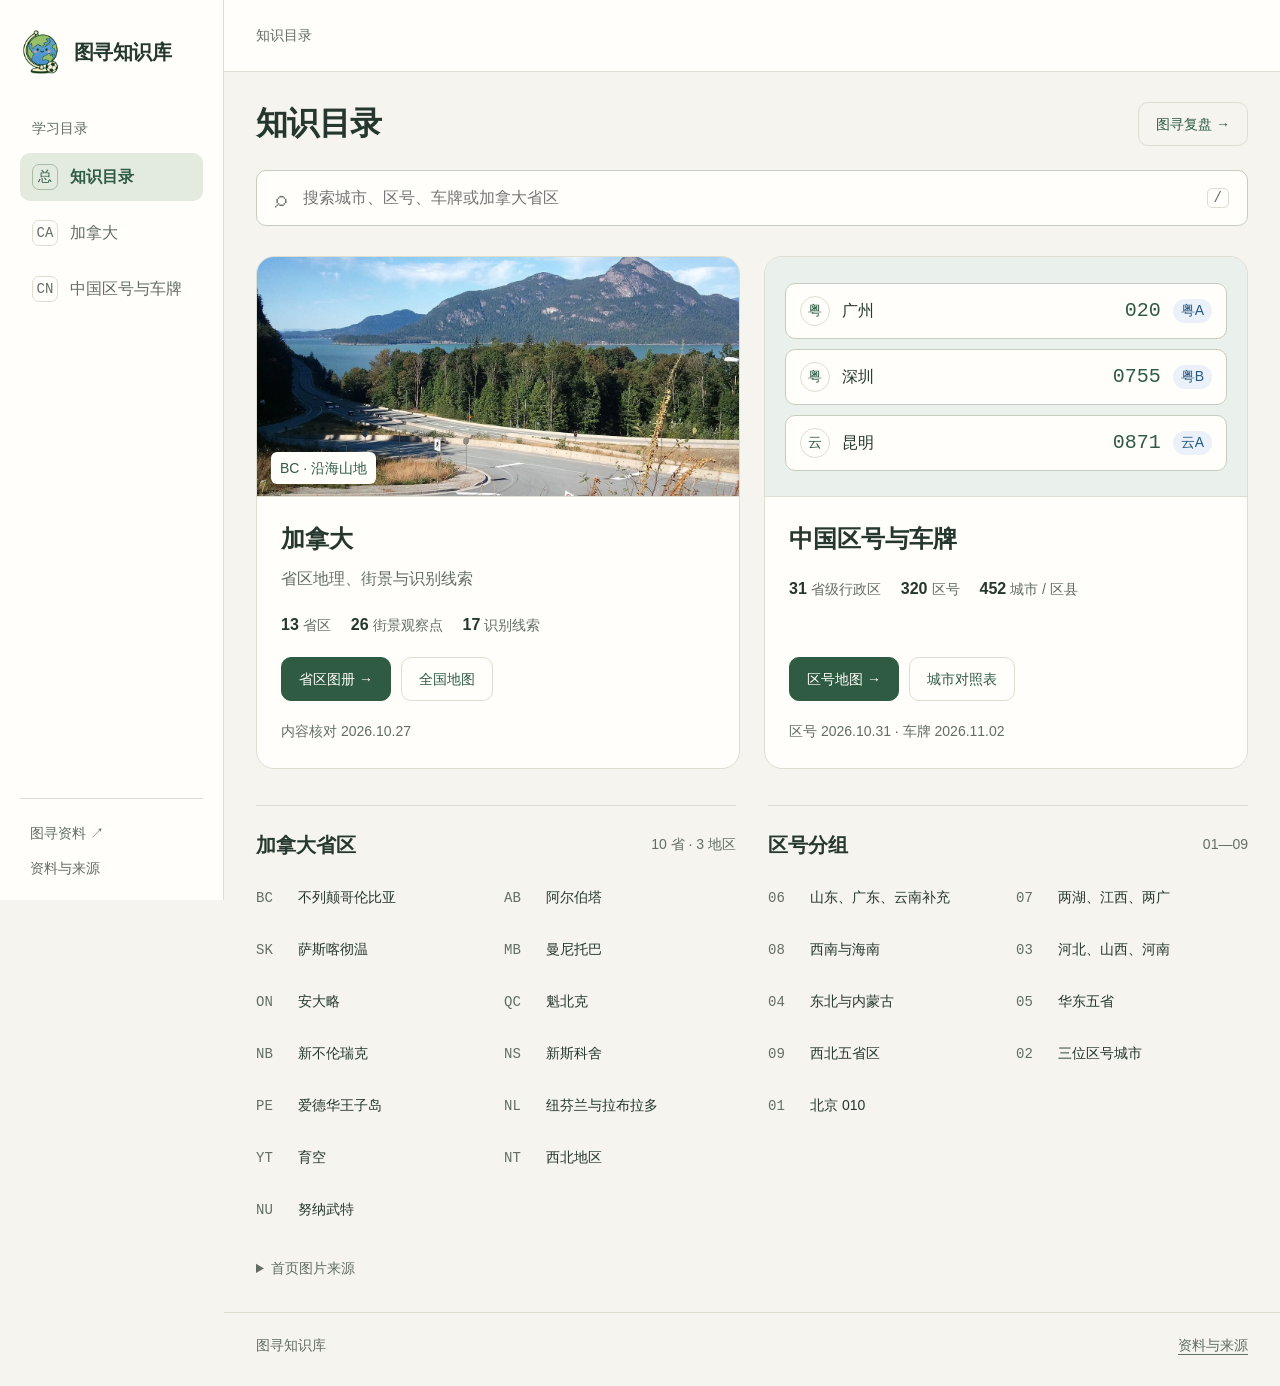
<file: index.html>
<!doctype html>
<html lang="zh-CN"><head>
<meta charset="UTF-8"><meta name="viewport" content="width=device-width,initial-scale=1"><meta name="theme-color" content="#f5f4ee">
<meta name="description" content="图寻知识库：加拿大省区、街景与识别线索，中国电话区号与车牌地图。"><title>图寻知识库</title>
<link rel="stylesheet" href="site.css?v=knowledge-20261105-polish3"><link rel="stylesheet" href="home.css?v=knowledge-20261105-polish3">
<script src="site.js?v=knowledge-20261105-polish3" defer></script><script src="data.js?v=knowledge-20261105-polish3" defer></script><script src="designs/china-area-codes/data.js" defer></script><script src="designs/china-area-codes/plates.js" defer></script><script src="home.js?v=knowledge-20261105-polish3" defer></script>
<link rel="icon" type="image/png" sizes="32x32" href="assets/brand/favicon-32.png"><link rel="apple-touch-icon" href="assets/brand/apple-touch-icon.png">
</head><body class="kb-layout knowledge-home"><a class="kb-skip" href="#main">跳到内容</a><aside class="kb-sidebar"><a class="kb-wordmark" href="./"><span class="kb-logo"><img src="assets/brand/logo-128.png" alt="" width="44" height="44"></span><span>图寻知识库</span></a><span class="kb-nav-label">学习目录</span><nav class="kb-nav" aria-label="站点导航"><a href="./" aria-current="page"><span aria-hidden="true">总</span><span>知识目录</span></a><a href="./canada/"><span aria-hidden="true">CA</span><span>加拿大</span></a><a href="./china/"><span aria-hidden="true">CN</span><span>中国区号与车牌</span></a></nav><div class="kb-sidebar-bottom"><a href="./canada/#reading">图寻资料 ↗</a><a href="./canada/#sources">资料与来源</a></div></aside><button class="kb-scrim" aria-label="关闭导航" tabindex="-1"></button><div class="kb-content"><header class="kb-topbar"><a class="kb-mobile-brand" href="./"><span class="kb-logo"><img src="assets/brand/logo-128.png" alt="" width="44" height="44"></span>图寻知识库</a><nav class="kb-breadcrumb" aria-label="当前位置"><a href="./">知识目录</a></nav><button class="kb-menu-toggle" aria-label="打开导航" aria-expanded="false"><span></span><span></span></button></header>
<main id="main"><div class="directory-heading"><h1>知识目录</h1><a class="kb-button secondary" href="review/">图寻复盘 →</a></div>
<section class="knowledge-search" aria-label="全站查找"><label><span class="search-symbol" aria-hidden="true">⌕</span><input id="kb-search" type="search" placeholder="搜索城市、区号、车牌或加拿大省区" aria-label="搜索城市、区号、车牌或加拿大省区" autocomplete="off"><kbd class="search-shortcut">/</kbd></label><div id="knowledge-results" class="search-results" hidden></div></section>
<div class="topic-grid">
<article class="topic-card"><a class="topic-cover" href="canada/" aria-label="打开加拿大学习页面"><img src="assets/photos/bc-coast.webp" alt="加拿大 BC 省 Howe Sound 沿海山地公路" width="1000" height="650"><span class="photo-caption">BC · 沿海山地</span></a><div class="topic-body"><div class="topic-heading"><h2>加拿大</h2></div><p class="topic-description">省区地理、街景与识别线索</p><div class="topic-stats"><span><strong>13</strong>省区</span><span><strong>26</strong>街景观察点</span><span><strong>17</strong>识别线索</span></div><div class="topic-actions"><a class="kb-button" href="canada/">省区图册 →</a><a class="kb-button secondary" href="canada/#atlas">全国地图</a></div><p class="topic-updated">内容核对 2026.10.27</p></div></article>
<article class="topic-card"><div class="topic-cover topic-code-cover" aria-label="城市区号与车牌快捷查询"><a class="city-quicklink" href="china/?province=44&amp;city=440100"><span class="city-abbr">粤</span><span>广州</span><b>020</b><em>粤A</em></a><a class="city-quicklink" href="china/?province=44&amp;city=440300"><span class="city-abbr">粤</span><span>深圳</span><b>0755</b><em>粤B</em></a><a class="city-quicklink" href="china/?province=53&amp;city=530100"><span class="city-abbr">云</span><span>昆明</span><b>0871</b><em>云A</em></a></div><div class="topic-body"><div class="topic-heading"><h2>中国区号与车牌</h2></div><div class="topic-stats"><span><strong>31</strong>省级行政区</span><span><strong>320</strong>区号</span><span><strong>452</strong>城市 / 区县</span></div><div class="topic-actions"><a class="kb-button" href="china/">区号地图 →</a><a class="kb-button secondary" href="china/?view=table">城市对照表</a></div><p class="topic-updated">区号 2026.10.31 · 车牌 2026.11.02</p></div></article>
</div>
<div class="directory-groups"><section class="directory-group"><div class="kb-section-heading"><h2>加拿大省区</h2><span>10 省 · 3 地区</span></div><div class="directory-links" id="province-directory"></div></section><section class="directory-group"><div class="kb-section-heading"><h2>区号分组</h2><span>01—09</span></div><div class="directory-links">
<a href="china/?prefix=06"><span class="link-code">06</span>山东、广东、云南补充</a><a href="china/?prefix=07"><span class="link-code">07</span>两湖、江西、两广</a><a href="china/?prefix=08"><span class="link-code">08</span>西南与海南</a><a href="china/?prefix=03"><span class="link-code">03</span>河北、山西、河南</a><a href="china/?prefix=04"><span class="link-code">04</span>东北与内蒙古</a><a href="china/?prefix=05"><span class="link-code">05</span>华东五省</a><a href="china/?prefix=09"><span class="link-code">09</span>西北五省区</a><a href="china/?prefix=02"><span class="link-code">02</span>三位区号城市</a><a href="china/?prefix=01"><span class="link-code">01</span>北京 010</a></div></section></div>
<details class="photo-source"><summary>首页图片来源</summary><p>Ruth Hartnup · <a href="https://commons.wikimedia.org/wiki/File:Sea_to_Sky_Highway_and_Howe_Sound_at_Porteau_Road.jpg" target="_blank" rel="noreferrer">Wikimedia Commons</a> · <a href="https://creativecommons.org/licenses/by/2.0/" target="_blank" rel="noreferrer">CC BY 2.0</a>，首页作封面裁切。</p></details>
</main><footer class="kb-footer"><span>图寻知识库</span><a href="canada/#sources">资料与来源</a></footer></div></body></html>
</file>
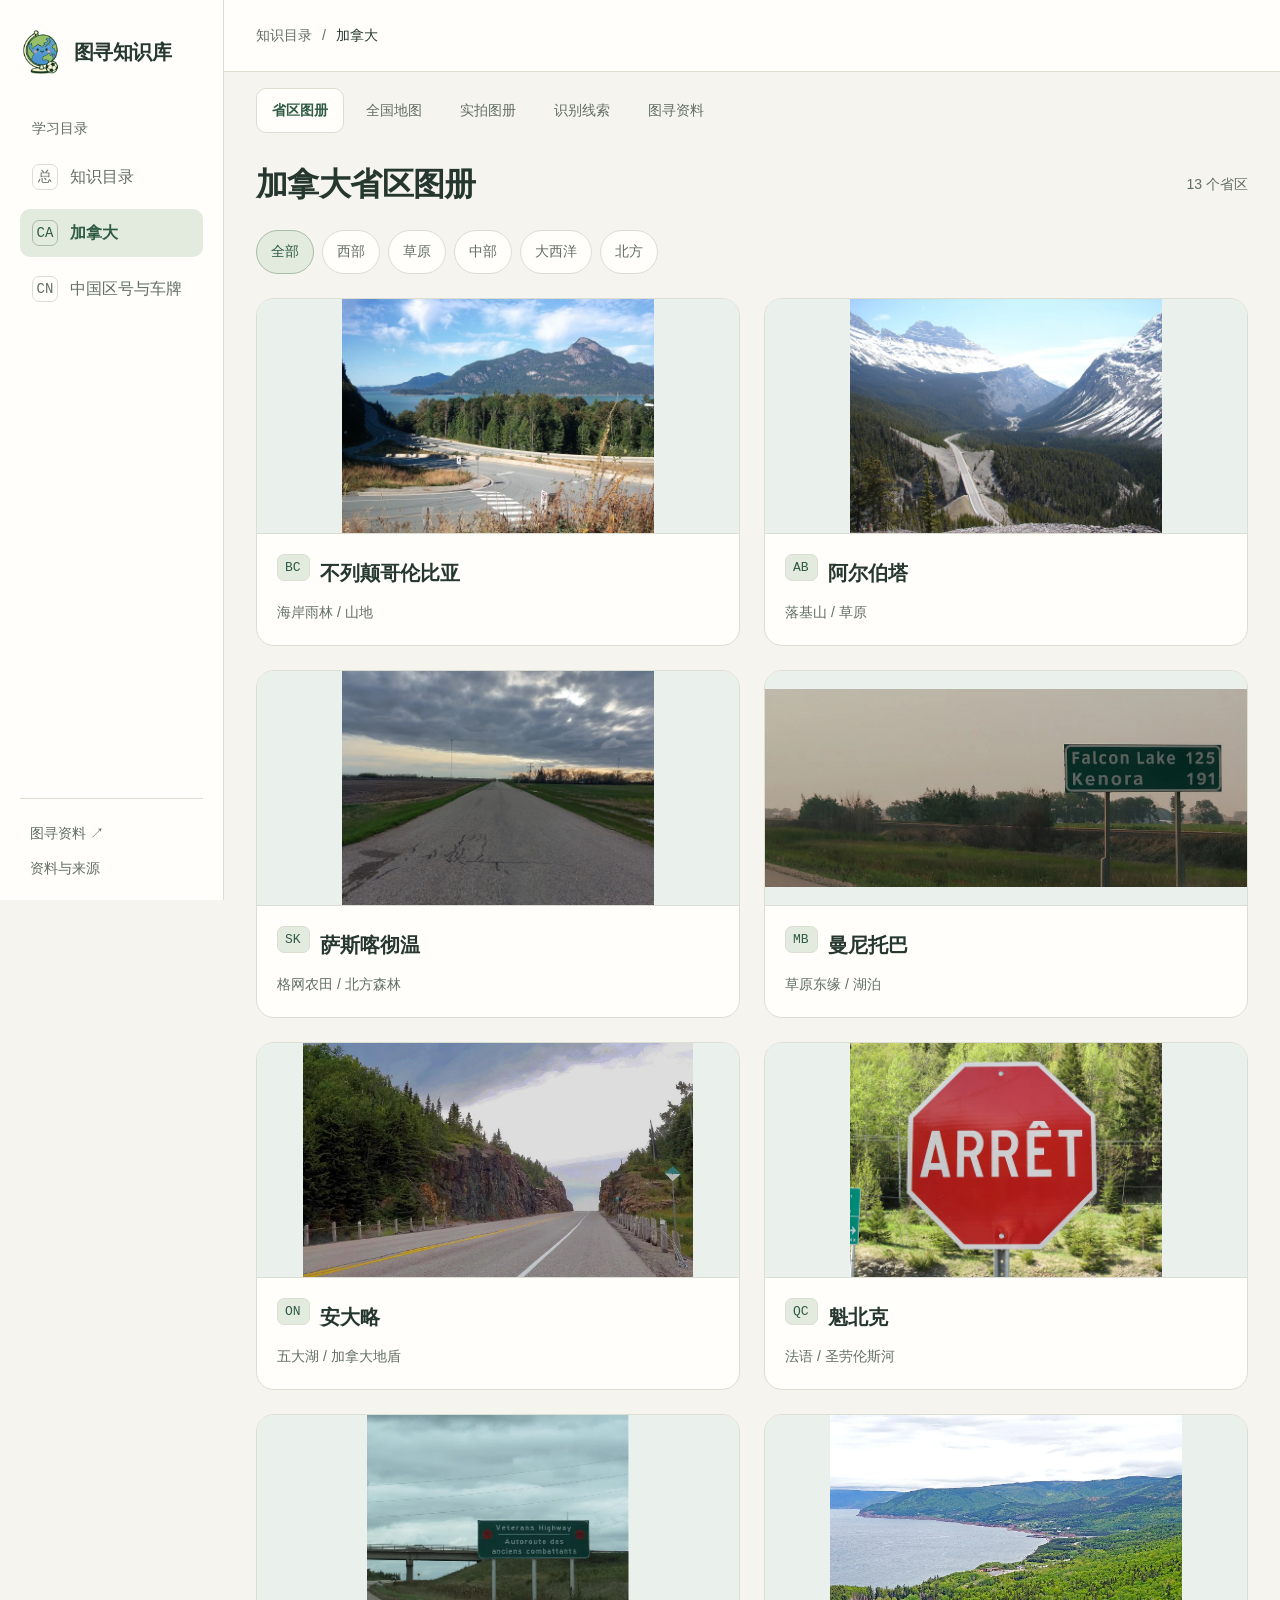
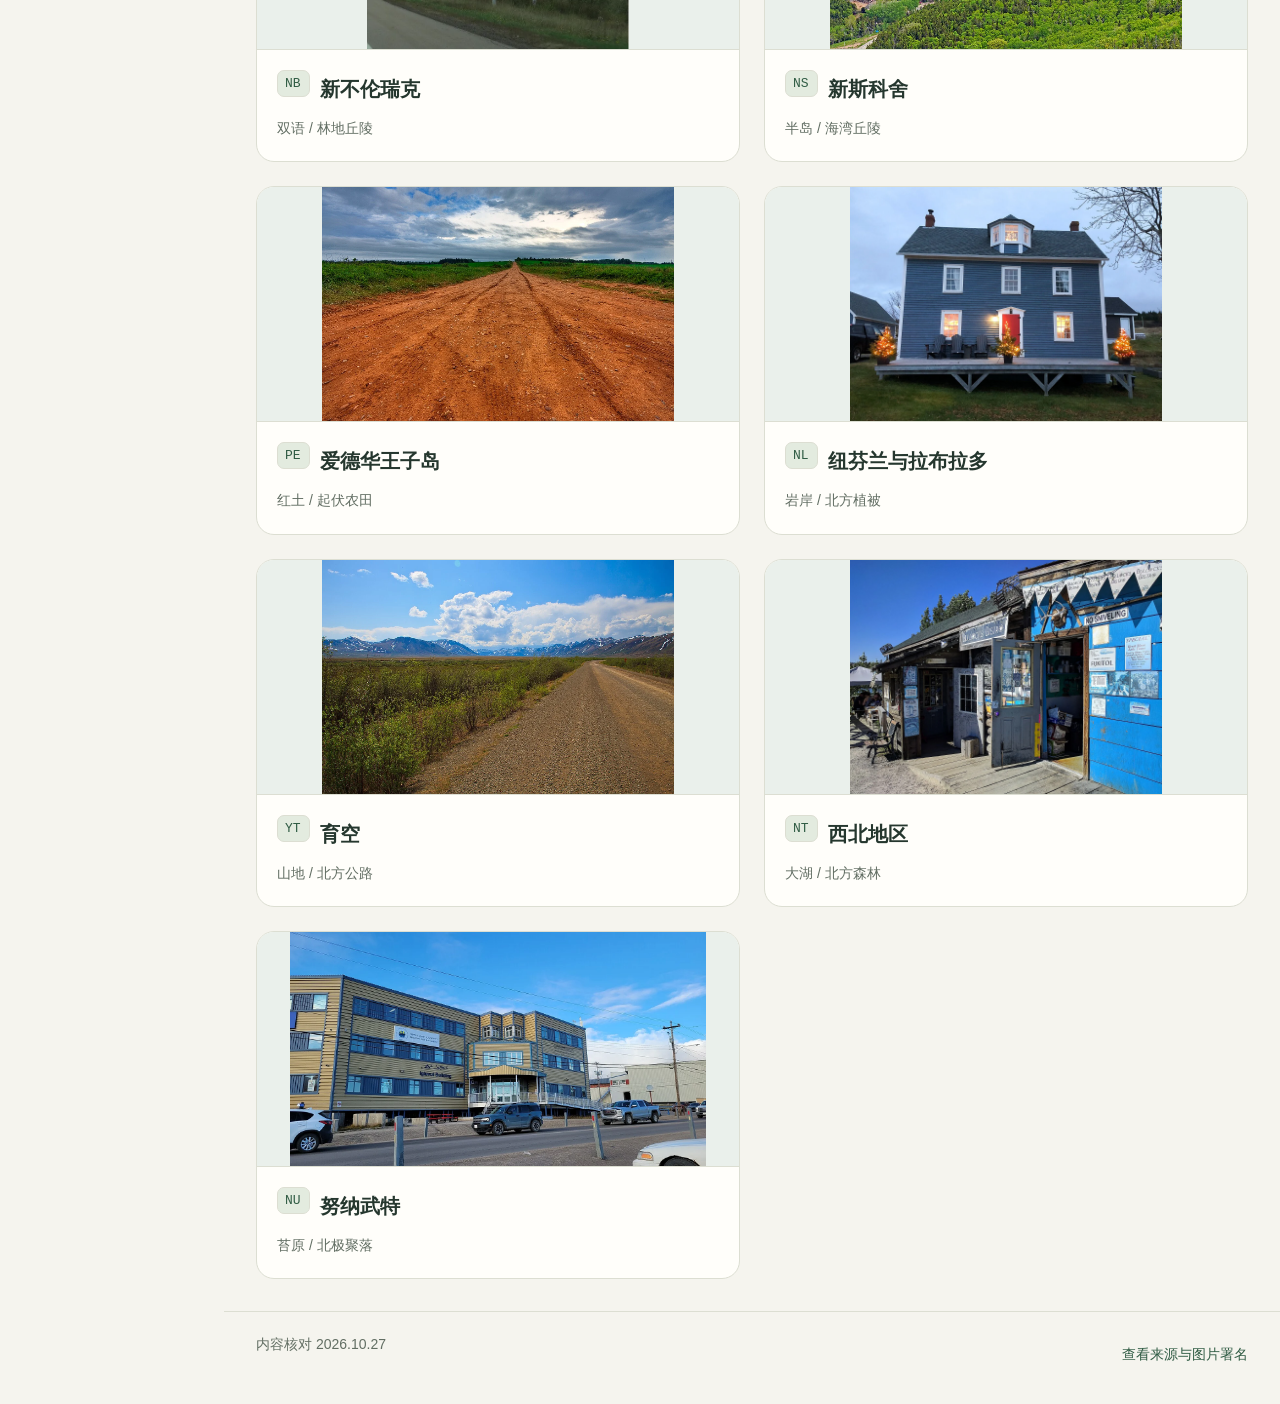
<file: canada/index.html>
<!doctype html>
<html lang="zh-CN">
<head>
  <meta charset="UTF-8"><meta name="viewport" content="width=device-width, initial-scale=1">
  <meta name="theme-color" content="#f5f4ee"><meta name="description" content="加拿大 GeoGuessr 中文学习地图：13 个省与地区、街景 meta、区域地理、Google 街景和 3D 地形。">
  <title>加拿大 · 图寻知识库</title>
  <link rel="stylesheet" href="../styles.css?v=knowledge-20261105-polish3"><link rel="stylesheet" href="../reader.css?v=knowledge-20261105-polish3">
  <script src="../site.js?v=knowledge-20261105-polish3" defer></script><script src="../data.js?v=knowledge-20261105-polish3" defer></script><script src="../photos.js?v=knowledge-20261105-polish3" defer></script><script src="../scenes.js?v=knowledge-20261105-polish3" defer></script><script src="../gallery.js?v=knowledge-20261105-polish3" defer></script><script src="../panorama-data.js?v=knowledge-20261105-polish3" defer></script><script src="../panoramas.js?v=knowledge-20261105-polish3" defer></script><script src="../courses.js?v=knowledge-20261105-polish3" defer></script><script src="../app.js?v=knowledge-20261105-polish3" defer></script>
  <link rel="stylesheet" href="../site.css?v=knowledge-20261105-polish3">
<link rel="icon" type="image/png" sizes="32x32" href="../assets/brand/favicon-32.png"><link rel="apple-touch-icon" href="../assets/brand/apple-touch-icon.png">
</head>
<body class="kb-layout knowledge-canada">
<a class="kb-skip" href="#main">跳到内容</a><aside class="kb-sidebar"><a class="kb-wordmark" href="../"><span class="kb-logo"><img src="../assets/brand/logo-128.png" alt="" width="44" height="44"></span><span>图寻知识库</span></a><span class="kb-nav-label">学习目录</span><nav class="kb-nav" aria-label="站点导航"><a href="../"><span aria-hidden="true">总</span><span>知识目录</span></a><a href="../canada/" aria-current="page"><span aria-hidden="true">CA</span><span>加拿大</span></a><a href="../china/"><span aria-hidden="true">CN</span><span>中国区号与车牌</span></a></nav><div class="kb-sidebar-bottom"><a href="../canada/#reading">图寻资料 ↗</a><a href="../canada/#sources">资料与来源</a></div></aside><button class="kb-scrim" aria-label="关闭导航" tabindex="-1"></button><div class="kb-content"><header class="kb-topbar"><a class="kb-mobile-brand" href="../"><span class="kb-logo"><img src="../assets/brand/logo-128.png" alt="" width="44" height="44"></span>图寻知识库</a><nav class="kb-breadcrumb" aria-label="当前位置"><a href="../">知识目录</a><span>/</span><strong data-current-page>加拿大</strong></nav><button class="kb-menu-toggle" aria-label="打开导航" aria-expanded="false"><span></span><span></span></button></header><nav class="topic-tabs" aria-label="加拿大学习内容"><button data-view="courses" class="nav-item active">省区图册</button><button data-view="atlas" class="nav-item">全国地图</button><button data-view="scenes" class="nav-item">实拍图册</button><button data-view="meta" class="nav-item">识别线索</button><button data-view="reading" class="nav-item">图寻资料</button><span id="meta-count" hidden></span></nav><main id="main" tabindex="-1"></main><footer class="kb-footer"><span>内容核对 2026.10.27</span><button class="text-button" data-view="sources">查看来源与图片署名</button></footer></div>
<div id="toast" role="status"></div>
<dialog id="photo-dialog" aria-labelledby="photo-title"><div id="photo-dialog-body"></div></dialog>
</body></html>
</file>
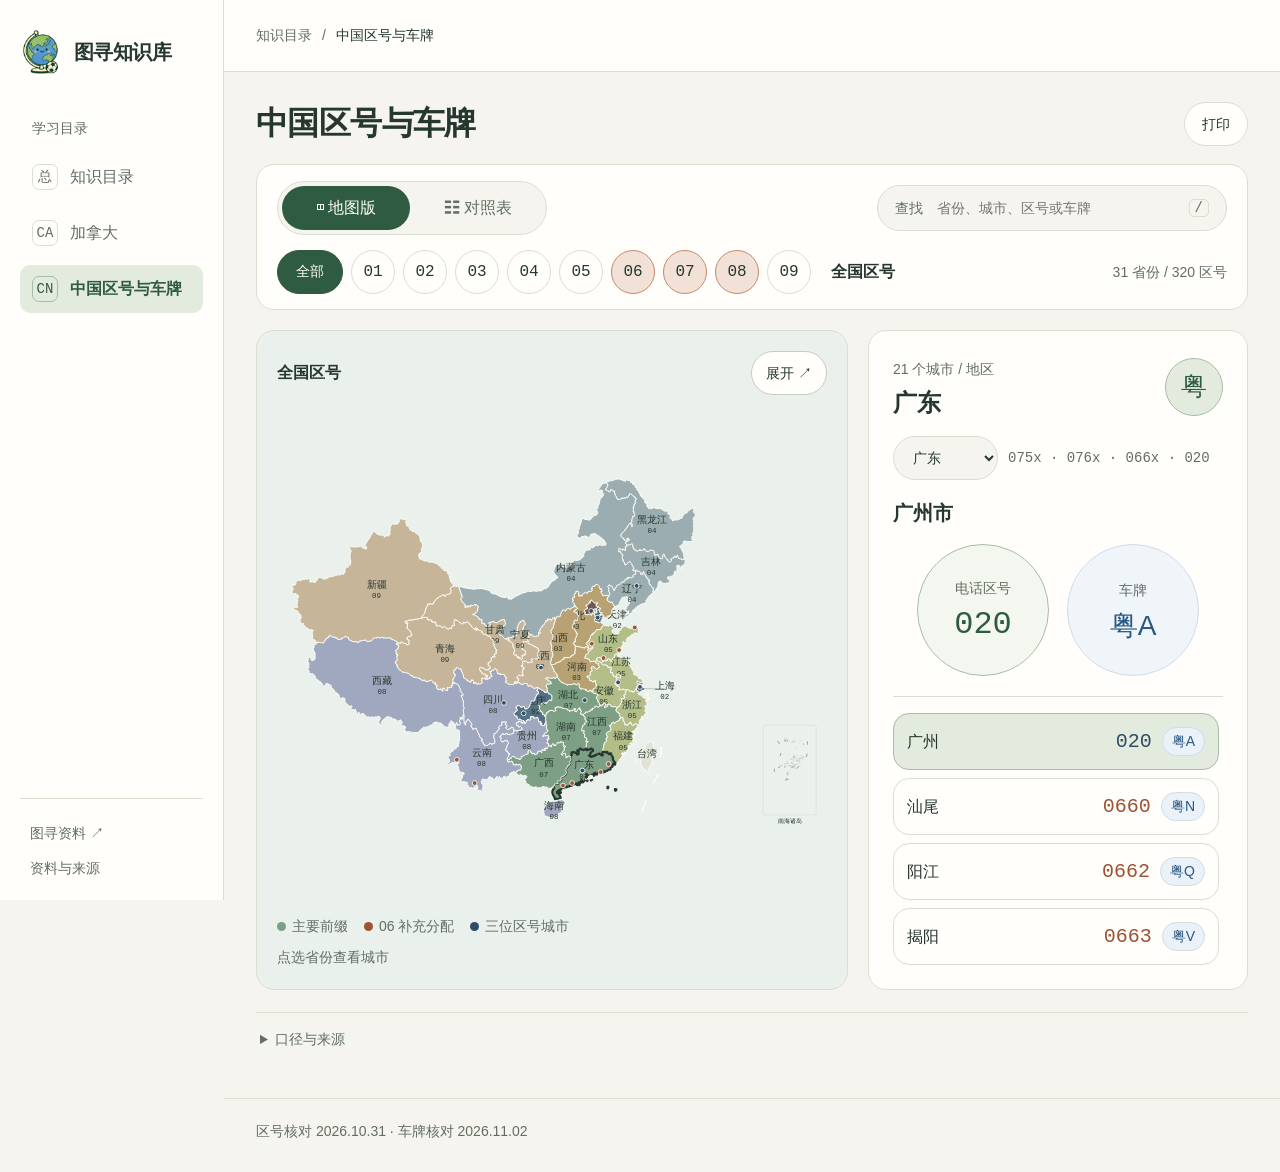
<file: china/index.html>
<!doctype html>
<html lang="zh-CN">
<head>
  <meta charset="UTF-8"><meta name="viewport" content="width=device-width,initial-scale=1">
  <meta name="theme-color" content="#f5f4ee"><meta name="description" content="中国大陆城市电话区号与车牌地图，支持省内城市放大、区号筛选和对照查询。">
  <title>中国区号与车牌 · 图寻知识库</title>
  <link rel="stylesheet" href="../designs/china-area-codes/style.css?v=knowledge-20261105-hybrid2"><link rel="stylesheet" href="../designs/china-area-codes/city-map.css?v=knowledge-20261105-hybrid2">
  <script src="../site.js?v=knowledge-20261105-hybrid2" defer></script><script src="../designs/china-area-codes/data.js" defer></script><script src="../designs/china-area-codes/map.js" defer></script><script src="../designs/china-area-codes/plates.js?v=knowledge-20261105-hybrid2" defer></script><script src="../designs/china-area-codes/plate-lookup.js?v=knowledge-20261105-hybrid2" defer></script><script src="../designs/china-area-codes/city-map.js?v=knowledge-20261105-hybrid2" defer></script><script src="../designs/china-area-codes/app.js?v=knowledge-20261105-hybrid2" defer></script>
  <link rel="stylesheet" href="../designs/china-area-codes/plates.css?v=knowledge-20261105-hybrid2">
  <link rel="stylesheet" href="../site.css?v=knowledge-20261105-hybrid2">
<link rel="icon" type="image/png" sizes="32x32" href="../assets/brand/favicon-32.png"><link rel="apple-touch-icon" href="../assets/brand/apple-touch-icon.png">
</head>
<body class="kb-layout knowledge-china">
<a class="kb-skip" href="#main">跳到内容</a><aside class="kb-sidebar"><a class="kb-wordmark" href="../"><span class="kb-logo"><img src="../assets/brand/logo-128.png" alt="" width="44" height="44"></span><span>图寻知识库</span></a><span class="kb-nav-label">学习目录</span><nav class="kb-nav" aria-label="站点导航"><a href="../"><span aria-hidden="true">总</span><span>知识目录</span></a><a href="../canada/"><span aria-hidden="true">CA</span><span>加拿大</span></a><a href="../china/" aria-current="page"><span aria-hidden="true">CN</span><span>中国区号与车牌</span></a></nav><div class="kb-sidebar-bottom"><a href="../canada/#reading">图寻资料 ↗</a><a href="../canada/#sources">资料与来源</a></div></aside><button class="kb-scrim" aria-label="关闭导航" tabindex="-1"></button><div class="kb-content"><header class="kb-topbar"><a class="kb-mobile-brand" href="../"><span class="kb-logo"><img src="../assets/brand/logo-128.png" alt="" width="44" height="44"></span>图寻知识库</a><nav class="kb-breadcrumb" aria-label="当前位置"><a href="../">知识目录</a><span>/</span><strong data-current-page>中国区号与车牌</strong></nav><button class="kb-menu-toggle" aria-label="打开导航" aria-expanded="false"><span></span><span></span></button></header>
<main id="main">
  <div class="heading"><div><h1>中国区号与车牌</h1></div><button id="print" class="outline" aria-label="打印学习表">打印</button></div>
  <section class="control-panel" aria-label="学习表筛选"><div class="toolbar"><div class="view-tabs" aria-label="视图"><button data-view="map" aria-pressed="true">◫ 地图版</button><button data-view="table" aria-pressed="false">☷ 对照表</button></div><label class="search"><span>查找</span><input id="search" type="search" placeholder="省份、城市、区号或车牌" aria-label="搜索省份、城市、区号或车牌"><kbd>/</kbd></label></div>
  <nav id="prefixes" class="prefixes" aria-label="区号前缀筛选"></nav>
  <div class="focus-band" id="focus-band" aria-live="polite"></div></section>
  <section id="map-view" class="workspace" data-screen-label="地图版">
    <div class="map-panel"><div class="panel-top"><span>区号分布</span><span class="muted">点省份看城市</span></div><div id="map-holder"></div><div class="map-legend"><span><i class="legend-main"></i>主要前缀</span><span><i class="legend-extra"></i>06 补充分配</span><span><i class="legend-special"></i>三位区号城市</span></div><p class="map-note">底色表示省份主要前缀；06 和三位区号用圆点单列。</p></div>
    <aside id="detail" class="detail" aria-label="省份城市区号与车牌"></aside>
  </section>
  <section id="table-view" hidden data-screen-label="对照表"><div class="table-wrap"><table><thead><tr><th scope="col">省份</th><th scope="col">城市 / 地区</th><th scope="col">区号</th><th scope="col">车牌</th></tr></thead><tbody id="table-body"></tbody></table></div></section>
  <details class="sources"><summary>口径与来源</summary><div><p>采用含长途字冠 0 的国内常见写法；例如 010 实际由字冠 0 和区号 10 组成。x 表示一位数字，号段有空缺，不代表每个号码均已分配。按省份和主要本地网学习，边界村镇、跨省接入和兵团城市等细分情况不逐一列出。省内地图展示地级及省直辖单位，直辖市按区县；新星、白杨、草湖三市的边界未被底图收录，在图内补充列出。港澳台使用各自编号体系，地图以灰色标示。</p><p>蓝色标记为民用机动车区域车牌前缀。同城增补代码并列；直辖市显示「京牌」等全市简称，字母不与区县一一对应。存量、历史及特殊号牌仅在备注中说明。海南、兵团等多个城市可能共用车牌前缀。云南车牌用「云」，省份记忆口诀也可用「滇」。</p><p><a href="https://zhongguoditu.com/chepai/" target="_blank" rel="noreferrer">城市车牌对照</a> · <a href="https://zh.wikipedia.org/wiki/中华人民共和国民用机动车号牌" target="_blank" rel="noreferrer">区域代码分配与增补</a> · <a href="https://gaj.wuhan.gov.cn/zwgk_12/zcfg/zcwd/202212/t20221219_2116513.html" target="_blank" rel="noreferrer">武汉鄂W</a> · <a href="https://www.hzsc.com.cn/content/content_9737148.html" target="_blank" rel="noreferrer">杭州浙M</a> · <a href="https://www.linyi.gov.cn/info/4971/372801.htm" target="_blank" rel="noreferrer">临沂鲁W</a></p><p>已合并的常见旧区号不列入现用表：莱芜 0634 → 0531；开封 0378 → 0371；抚顺 0413、铁岭 0410、本溪 0414 → 024；株洲 0733、湘潭 0732 → 0731；遵义 0852、安顺 0853 → 0851。026 未启用。</p><p><a href="https://www.miit.gov.cn/jgsj/xgj/ywzy/art/2020/art_d88d3e67ab544473a9a287a359532cae.html" target="_blank" rel="noreferrer">工信部《电信网编号计划》</a> · <a href="https://zh.wikipedia.org/zh-cn/中国大陆固定电话号码" target="_blank" rel="noreferrer">区号分配对照</a> · <a href="https://sd.people.com.cn/BIG5/n2/2020/0425/c393199-33975381.html" target="_blank" rel="noreferrer">济莱并网调整</a> · <a href="https://fuwu.most.gov.cn/html/bszx/cxfwl/20220822/123123297.html" target="_blank" rel="noreferrer">贵州办公电话核对</a> · <a href="https://datav.aliyun.com/portal/school/atlas/area_selector" target="_blank" rel="noreferrer">地图数据：阿里云 DataV</a> · <a href="https://youth.cuc.edu.cn/2026/0313/c9819a267626/page.htm" target="_blank" rel="noreferrer">兵团师市电话</a> · <a href="https://www.ccgp.gov.cn/cggg/dfgg/gkzb/202605/t20260501_26509249.htm" target="_blank" rel="noreferrer">草湖联系方式</a></p></div></details>
</main><footer class="kb-footer"><span>区号核对 2026.10.31 · 车牌核对 2026.11.02</span></footer></div>
<div id="announcement" class="sr-only" role="status"></div>
</body></html>
</file>
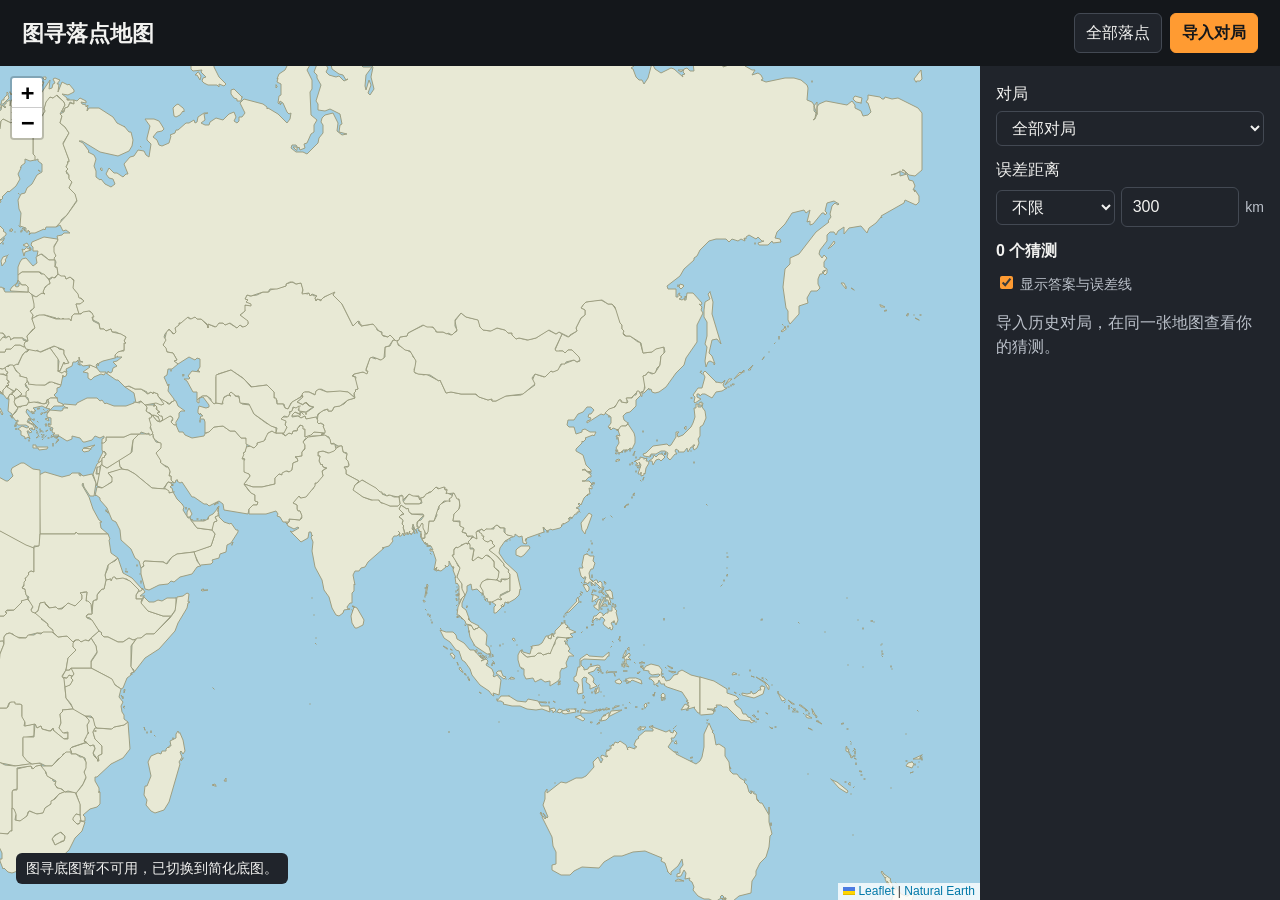
<file: guess-map/index.html>
<!doctype html>
<html lang="zh-CN">
<head>
<meta charset="utf-8">
<meta name="viewport" content="width=device-width, initial-scale=1">
<title>图寻落点地图</title>
<link rel="stylesheet" href="../review/vendor/leaflet.css">
<link rel="stylesheet" href="map.css?v=street-points">
<script defer src="../review/vendor/leaflet.js"></script>
<script defer src="../review/data.js"></script>
<script defer src="street.js?v=10km"></script>
<script defer src="app.js?v=10km"></script>
</head>
<body>
<header>
  <h1>图寻落点地图</h1>
  <div class="tools"><button id="fit">全部落点</button><button id="import" class="primary">导入对局</button></div>
</header>
<main>
  <div id="map" aria-label="历史落点地图"></div>
  <aside aria-label="对局和回合">
    <label for="games">对局</label>
    <select id="games"><option value="">全部对局</option></select>
    <fieldset class="distance-filter">
      <legend>误差距离</legend>
      <div>
        <select id="distance-operator" aria-label="距离范围">
          <option value="">不限</option>
          <option value="gt">大于</option>
          <option value="lt">小于</option>
        </select>
        <input id="distance-km" type="number" min="0" step="1" value="300" required aria-label="距离阈值（公里）" aria-describedby="distance-error">
        <span aria-hidden="true">km</span>
      </div>
      <p id="distance-error" role="status" hidden>请输入非负整数公里数。</p>
    </fieldset>
    <div class="summary"><strong id="count">0 个猜测</strong><button id="remove" hidden>删除这局</button></div>
    <label class="toggle"><input id="answers" type="checkbox" checked> 显示答案与误差线</label>
    <div id="rounds"></div>
    <p id="empty">导入历史对局，在同一张地图查看你的猜测。</p>
  </aside>
</main>
<div id="feedback" role="status"></div>
<dialog id="importer">
  <form id="import-form">
    <h2>导入图寻对局</h2>
    <ol>
      <li>登录图寻，<a id="history" target="_blank" rel="noreferrer">打开历史数据</a>，复制页面全部内容并粘贴。</li>
      <li>从下方历史列表打开要导入的对局数据，复制页面全部内容并粘贴。也支持导入已有的复盘 JSON 备份。</li>
    </ol>
    <label for="user-id">图寻用户 ID</label>
    <input id="user-id" type="text" inputmode="numeric" pattern="[0-9]+" value="78526" required>
    <div id="game-id-field" hidden>
      <label for="raw-game-id">对局 ID 或对局数据页网址</label>
      <input id="raw-game-id" type="text">
    </div>
    <label for="payload">图寻数据或复盘备份</label>
    <textarea id="payload" rows="4" required></textarea>
    <div class="tools"><button class="primary" type="submit">读取数据</button><button type="button" id="close">关闭</button></div>
    <p id="import-status" role="status"></p>
    <section id="history-tools" hidden aria-label="历史对局操作">
      <div class="tools">
        <button type="button" id="select-all">全选</button>
        <button type="button" id="clear-selection">清除勾选</button>
        <button type="button" id="import-selected">导入所选</button>
        <button type="button" id="remove-selected">移除所选</button>
      </div>
      <div id="pending-import" hidden>
        <p id="pending-status" role="status"></p>
        <a id="pending-source" target="_blank" rel="noreferrer">打开当前对局数据 ↗</a>
        <label for="pending-payload">粘贴当前对局数据</label>
        <textarea id="pending-payload" rows="3"></textarea>
        <button type="button" id="save-pending">导入这局</button>
      </div>
    </section>
    <div id="history-list"></div>
  </form>
</dialog>
<dialog id="confirm-delete"><form method="dialog"><h2 id="delete-title">移除记录？</h2><div class="tools"><button value="cancel">取消</button><button value="delete" class="primary">移除</button></div></form></dialog>
<dialog id="guess-street" aria-labelledby="guess-street-title">
  <form method="dialog" class="summary"><h2 id="guess-street-title">猜测点附近街景</h2><button>关闭</button></form>
  <p id="street-status" role="status"></p>
  <div id="street-results"></div>
</dialog>
</body>
</html>
</file>
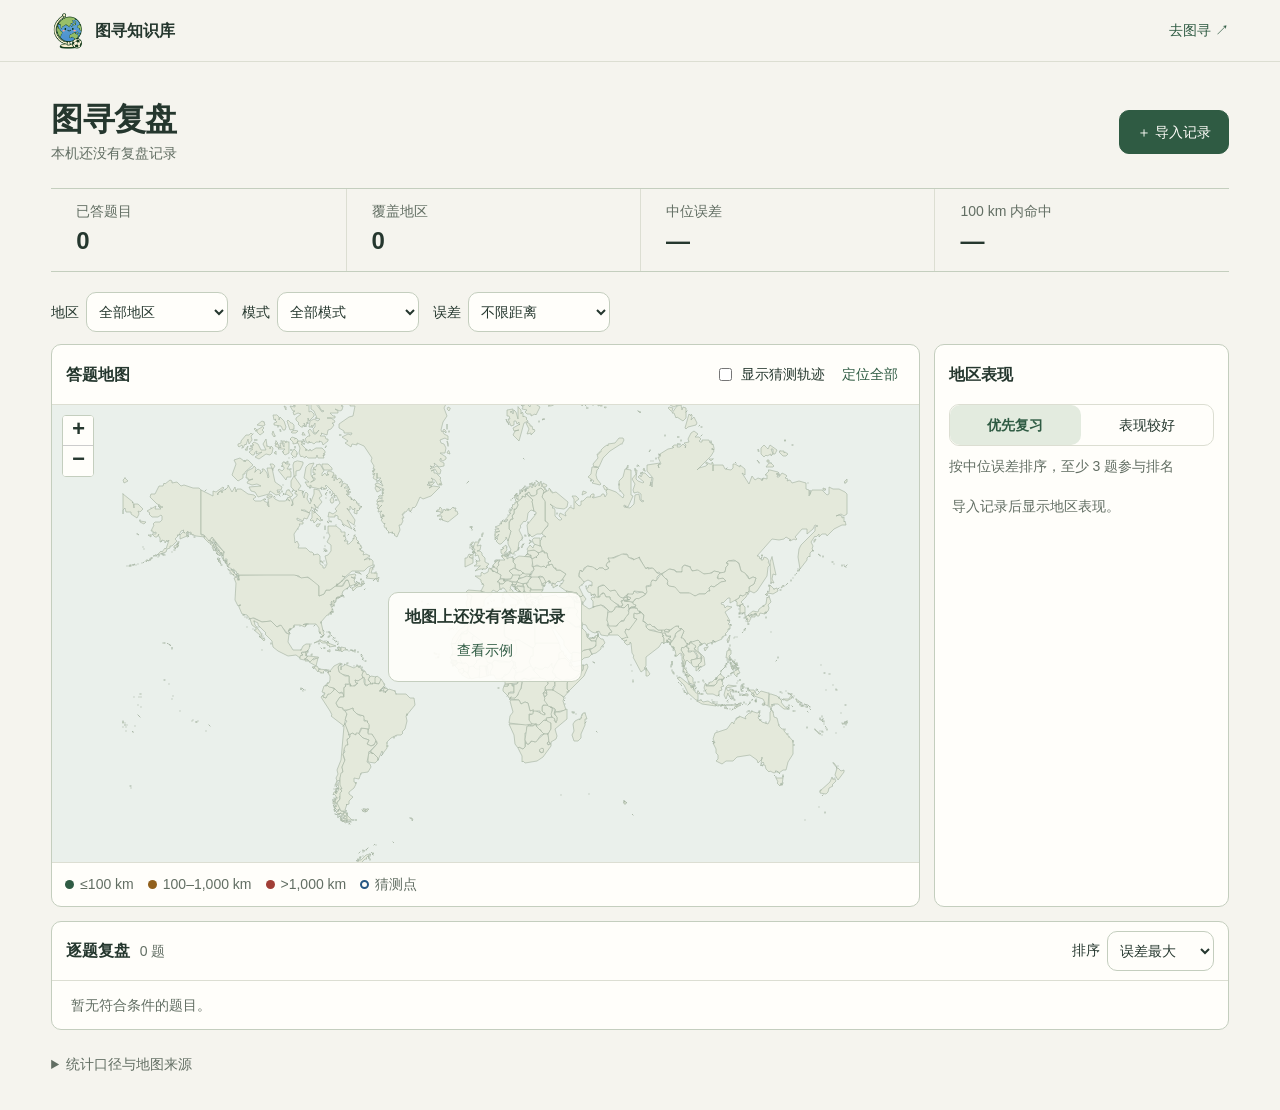
<file: review/index.html>
<!doctype html>
<html lang="zh-CN">
<head>
  <meta charset="utf-8">
  <meta name="viewport" content="width=device-width, initial-scale=1">
  <meta name="theme-color" content="#f5f4ee">
  <title>图寻复盘 · 图寻知识库</title>
  <link rel="icon" type="image/png" href="../assets/brand/favicon-32.png">
  <link rel="stylesheet" href="../site.css">
  <link rel="stylesheet" href="vendor/leaflet.css">
  <link rel="stylesheet" href="review.css">
  <script src="vendor/leaflet.js" defer></script>
  <script src="data.js" defer></script>
  <script src="map.js" defer></script>
  <script src="review.js" defer></script>
</head>
<body class="kb-layout review-page">
  <header class="review-top">
    <a class="review-brand" href="../"><img src="../assets/brand/logo-128.png" width="36" height="36" alt="">图寻知识库</a>
    <a href="https://tuxun.fun/" target="_blank" rel="noreferrer">去图寻 ↗</a>
  </header>
  <main class="review-main">
    <div class="review-heading">
      <div><h1>图寻复盘</h1><p id="dataset-label">本机还没有复盘记录</p></div>
      <button class="kb-button" id="open-import" type="button">＋ 导入记录</button>
    </div>
    <p id="notice" class="review-notice" role="status" hidden></p>

    <dl class="review-stats" aria-label="当前筛选统计">
      <div><dt>已答题目</dt><dd id="stat-count">—</dd></div>
      <div><dt>覆盖地区</dt><dd id="stat-regions">—</dd></div>
      <div><dt>中位误差</dt><dd id="stat-median">—</dd></div>
      <div><dt>100 km 内命中</dt><dd id="stat-close">—</dd></div>
    </dl>

    <div class="review-filters" id="filters">
      <label>地区<select id="region-filter"><option value="">全部地区</option></select></label>
      <label>模式<select id="mode-filter"><option value="">全部模式</option></select></label>
      <label>误差<select id="range-filter">
        <option value="">不限距离</option><option value="close">100 km 内</option>
        <option value="medium">100–1,000 km</option><option value="far">超过 1,000 km</option>
      </select></label>
      <button type="button" class="review-text-button" id="reset-filters" hidden>重置筛选</button>
    </div>

    <div class="review-workspace">
      <section class="review-panel map-panel" aria-labelledby="map-title">
        <div class="panel-heading">
          <h2 id="map-title">答题地图</h2>
          <div class="map-actions">
            <label><input id="show-lines" type="checkbox"> 显示猜测轨迹</label>
            <button class="review-text-button" id="fit-map" type="button">定位全部</button>
          </div>
        </div>
        <div id="review-map" aria-label="答题地图"></div>
        <div class="map-empty" id="map-empty">
          <strong id="map-empty-title">地图上还没有答题记录</strong>
          <button class="review-text-button" type="button" id="demo-button">查看示例</button>
        </div>
        <div class="map-legend" aria-label="地图图例">
          <span><i class="dot close"></i>≤100 km</span>
          <span><i class="dot medium"></i>100–1,000 km</span>
          <span><i class="dot far"></i>&gt;1,000 km</span>
          <span><i class="guess-dot"></i>猜测点</span>
        </div>
      </section>
      <section class="review-panel region-panel" aria-labelledby="regions-title">
        <div class="panel-heading"><h2 id="regions-title">地区表现</h2></div>
        <div class="region-controls">
          <button id="weak-first" type="button" aria-pressed="true">优先复习</button>
          <button id="strong-first" type="button" aria-pressed="false">表现较好</button>
        </div>
        <p class="region-caption">按中位误差排序，至少 3 题参与排名</p>
        <div id="region-list" class="region-list"></div>
      </section>
    </div>

    <section class="review-panel round-panel" aria-labelledby="rounds-title">
      <div class="panel-heading">
        <h2 id="rounds-title">逐题复盘 <span id="round-count"></span></h2>
        <label class="sort-label">排序<select id="sort-rounds">
          <option value="worst">误差最大</option><option value="best">误差最小</option><option value="latest">最近答题</option>
        </select></label>
      </div>
      <div id="round-detail" class="round-detail" hidden></div>
      <div id="round-list" class="round-list"></div>
      <div class="round-pages" id="round-pages" hidden>
        <button type="button" class="kb-button secondary" id="prev-page">上一页</button>
        <span id="page-number"></span>
        <button type="button" class="kb-button secondary" id="next-page">下一页</button>
      </div>
    </section>

    <footer class="review-footer">
      <details>
        <summary>统计口径与地图来源</summary>
        <p>误差按两点的大圆距离计算。地区按真实点归类，中国按省级地区统计。地区边界为简化数据，边界和小岛附近可能无法归类。只统计有有效猜测坐标的回合。</p>
        <p>世界底图 <a href="https://www.naturalearthdata.com/about/terms-of-use/" target="_blank" rel="noreferrer">Natural Earth</a> · <a href="../designs/china-area-codes/README.md">中国底图来源</a></p>
      </details>
      <div><button class="review-text-button" type="button" id="export-data" hidden>导出备份</button><button class="review-text-button" type="button" id="clear-data" hidden>清空记录</button></div>
    </footer>
  </main>

  <dialog id="import-dialog" aria-labelledby="import-title">
    <div class="panel-heading"><h2 id="import-title">导入图寻记录</h2><form method="dialog"><button type="submit" class="review-text-button" aria-label="关闭导入">关闭</button></form></div>
    <ol class="import-steps">
      <li>在电脑浏览器安装 <a href="https://www.tampermonkey.net/" target="_blank" rel="noreferrer">Tampermonkey</a>，再<a href="tuxun-review.user.js">安装导入脚本</a>。</li>
      <li>打开已登录的 <a href="https://tuxun.fun/" target="_blank" rel="noreferrer">图寻</a>，点击右下角「复盘导入」。</li>
      <li>选择导入范围，完成后点「打开复盘地图」。</li>
    </ol>
    <div class="file-import">
      <label for="import-file">已有复盘备份</label>
      <input id="import-file" type="file" accept=".json,application/json">
      <p>记录保存在当前浏览器。换设备可用 JSON 备份迁移。</p>
    </div>
  </dialog>
  <dialog id="clear-dialog" aria-labelledby="clear-title">
    <div class="panel-heading"><h2 id="clear-title">清空本机记录？</h2></div>
    <p>清空后可以从备份或图寻重新导入。</p>
    <form method="dialog" class="dialog-actions">
      <button class="kb-button secondary" value="cancel">取消</button>
      <button class="kb-button" value="clear">确认清空</button>
    </form>
  </dialog>
</body>
</html>
</file>
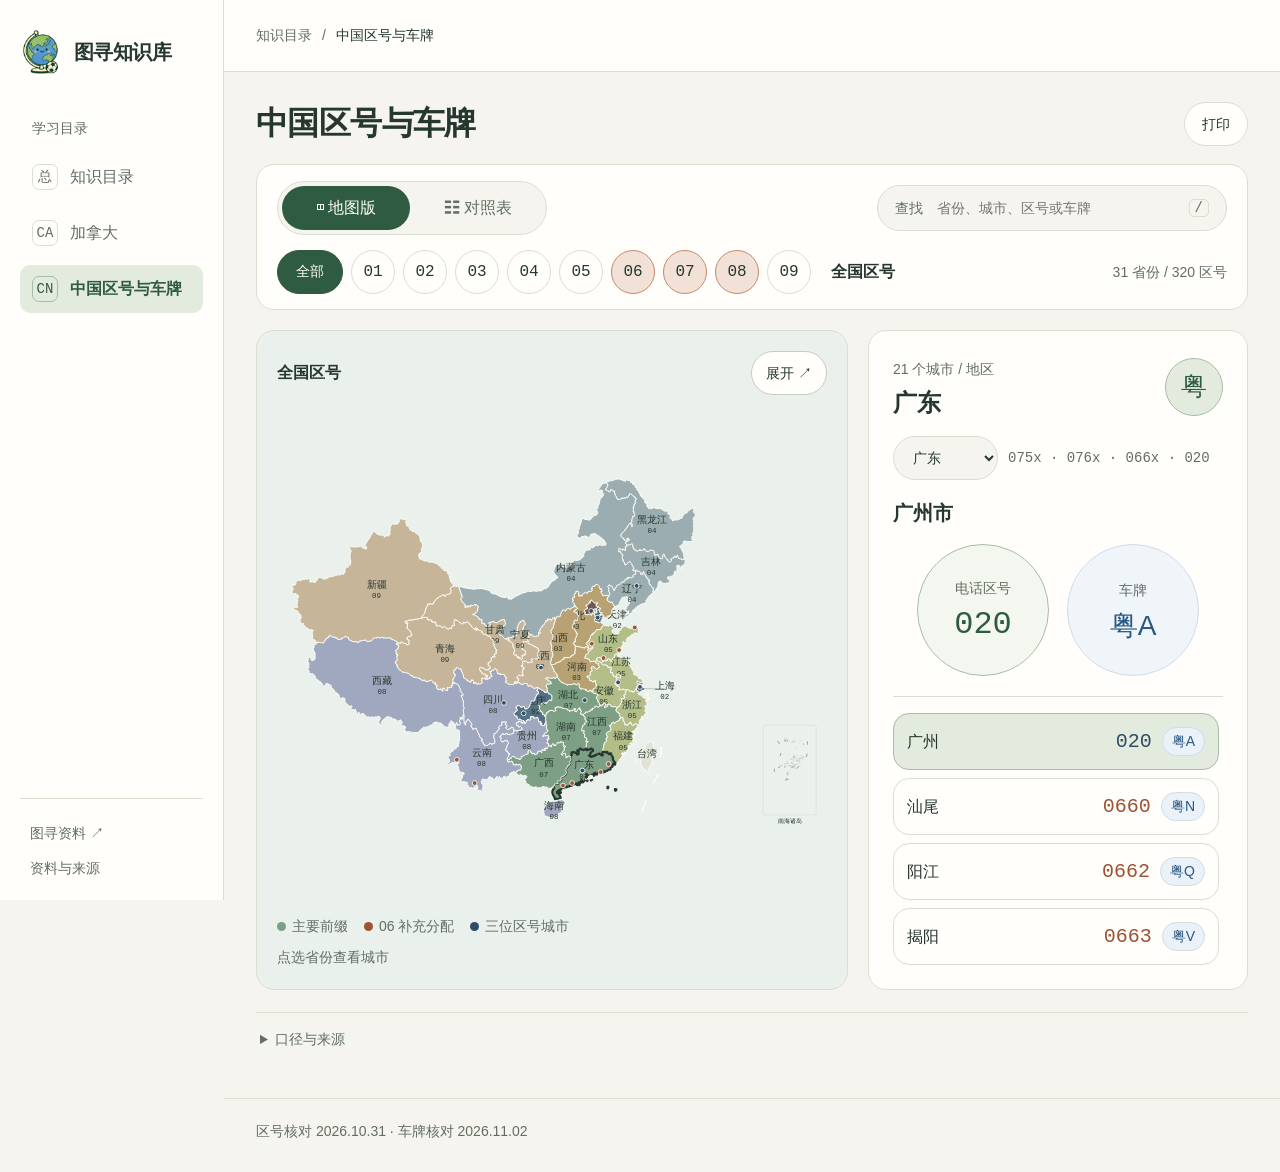
<file: designs/china-area-codes/index.html>
<!doctype html><html lang="zh-CN"><head><meta charset="UTF-8"><meta name="viewport" content="width=device-width,initial-scale=1"><title>中国区号与车牌 · 图寻知识库</title><script>const target=new URL('../../china/',location.href);target.search=location.search;target.hash=location.hash;location.replace(target.href);</script></head><body><a href="../../china/">打开中国区号与车牌</a></body></html>
</file>
<file: site.css>
/* 图寻知识库 · shared navigation, type, and semantic colors. */
:root{--paper:#f5f4ee;--surface:#fffefa;--ink:#25372e;--muted:#626e63;--line:#dcded2;--line-strong:#c4cebe;--accent-border:#a8bda5;--accent-hover:#264e38;--accent-wash:#f4f7ef;--plate-border:#cedde9;--plate-wash:#f0f5f9;--accent:#2f5b43;--accent-soft:#e3ebdf;--water:#eaf0eb;--white:#fffefa;--focus:#a56732;--plate:#285884;--plate-soft:#eaf1f8;--extra:#9c5434;--extra-soft:#f1e1d6;--special:#2d4e65;--font-body:"Segoe UI","Microsoft YaHei",sans-serif;--font-display:var(--font-body);--font-mono:Consolas,monospace;--kb-rail:224px;--radius:18px;--radius-small:10px;--kb-body:16px;--kb-small:14px;--kb-title:24px;--kb-heading:32px;--space-sm:8px;--space-md:16px;--space-lg:24px;--space-xl:32px}
*{box-sizing:border-box}html,body{margin:0}body.kb-layout{font:var(--kb-body)/1.75 var(--font-body);background:var(--paper);color:var(--ink)}button,input,select{font:inherit;color:inherit}button,a{touch-action:manipulation}button{cursor:pointer}a{color:inherit}button:focus-visible,a:focus-visible,input:focus-visible,select:focus-visible,[tabindex]:focus-visible,summary:focus-visible{outline:3px solid var(--focus);outline-offset:4px}h1,h2,h3,p{margin:0}h1,h2,h3{overflow-wrap:anywhere}button:disabled{cursor:default;opacity:.5}[hidden]{display:none!important}.kb-layout img{max-width:100%}
.kb-sidebar{position:fixed;inset:0 auto 0 0;width:var(--kb-rail);padding:30px 20px 20px;background:var(--surface);border-right:1px solid var(--line);display:flex;flex-direction:column;z-index:40}.kb-wordmark{display:flex;gap:10px;align-items:center;white-space:nowrap;font-size:20px;font-weight:650;text-decoration:none;letter-spacing:-.6px}.kb-logo{display:grid;place-items:center;width:44px;height:44px;flex-shrink:0}.kb-logo img{display:block;width:100%;height:100%;object-fit:contain}.kb-nav-label{font-size:var(--kb-small);color:var(--muted);margin:42px 12px 12px}.kb-nav{display:flex;flex-direction:column;gap:8px}.kb-nav>a{display:flex;align-items:center;gap:12px;min-height:48px;padding:10px 12px;border-radius:var(--radius-small);font-size:var(--kb-body);text-decoration:none;white-space:normal;color:var(--muted)}.kb-nav>a>span:first-child{width:26px;height:26px;flex-shrink:0;display:grid;place-items:center;font:var(--kb-small) var(--font-mono);border:1px solid var(--line);border-radius:7px}.kb-nav>a:hover{background:var(--paper);color:var(--accent)}.kb-nav>a[aria-current=page]{background:var(--accent-soft);color:var(--accent);font-weight:600}.kb-nav>a[aria-current=page]>span:first-child{border-color:var(--accent-border)}.kb-sidebar-bottom{margin-top:auto;padding:22px 10px 0;display:flex;flex-direction:column;gap:10px;border-top:1px solid var(--line);font-size:var(--kb-small);color:var(--muted)}.kb-sidebar-bottom a{text-decoration:none}.kb-sidebar-bottom a:hover{color:var(--accent);text-decoration:underline}
.kb-content{margin-left:var(--kb-rail);min-width:0;min-height:100dvh}.kb-topbar{height:72px;padding:0 32px;border-bottom:1px solid var(--line);display:flex;align-items:center;gap:16px;background:var(--surface)}.kb-breadcrumb{display:flex;align-items:center;flex-wrap:wrap;gap:10px;font-size:var(--kb-small);color:var(--muted);min-width:0}.kb-breadcrumb>a{text-decoration:none}.kb-breadcrumb>strong{font-weight:500;color:var(--ink)}.kb-mobile-brand,.kb-menu-toggle{display:none}.kb-content>main{width:100%;max-width:1480px;margin:0 auto;padding:30px 32px 32px;min-height:calc(100dvh - 150px)}.kb-content>.kb-footer{max-width:1480px;margin:0 auto;padding:20px 32px 28px;border-top:1px solid var(--line);display:flex;justify-content:space-between;flex-wrap:wrap;gap:10px;font-size:var(--kb-small);color:var(--muted)}.kb-footer a{color:var(--muted);text-underline-offset:4px}.kb-footer button{font-size:var(--kb-small)!important}.kb-scrim{display:none}.kb-skip{position:fixed;left:20px;top:-100px;z-index:100;padding:8px 16px;background:var(--surface)}.kb-skip:focus{top:12px}.kb-layout h1{font-size:var(--kb-heading);font-weight:600;line-height:1.35;letter-spacing:-.6px}.kb-layout h2{font-size:var(--kb-title);font-weight:600;line-height:1.5}.kb-layout h3{font-size:20px;font-weight:600;line-height:1.5}.kb-button{display:inline-flex;align-items:center;justify-content:center;gap:10px;min-height:44px;border:1px solid var(--accent);border-radius:var(--radius-small);padding:9px 17px;background:var(--accent);color:var(--white);text-decoration:none;font-size:var(--kb-small);white-space:normal;line-height:1.6}.kb-button:hover{background:var(--accent-hover)}.kb-button.secondary{background:transparent;color:var(--accent);border-color:var(--line)}.kb-button.secondary:hover{background:var(--accent-soft)}.kb-section-heading{display:flex;align-items:center;justify-content:space-between;flex-wrap:wrap;gap:12px;margin-bottom:18px}.kb-section-heading>span{font-size:var(--kb-small);color:var(--muted)}
@media(min-width:1800px){:root{--kb-rail:244px}.kb-sidebar{padding-left:26px;padding-right:26px}.kb-content>main{padding:36px 40px}.kb-topbar{padding:0 40px}}
@media(max-width:1100px){:root{--kb-rail:204px}.kb-sidebar{padding-left:14px;padding-right:14px}.kb-wordmark{font-size:19px;gap:8px}.kb-content>main{padding:26px 24px}.kb-topbar{padding:0 24px}.kb-content>.kb-footer{padding:20px 24px}}
@media(max-width:900px){:root{--kb-rail:224px}.kb-sidebar{display:none}.kb-content{margin-left:0}.kb-topbar{position:sticky;top:0;height:64px;padding:0 24px;z-index:30}.kb-mobile-brand{display:flex;align-items:center;gap:9px;margin-right:auto;text-decoration:none;font-size:18px;font-weight:650;white-space:nowrap}.kb-mobile-brand .kb-logo{width:38px;height:38px}.kb-menu-toggle{width:44px;height:44px;display:flex;flex-direction:column;justify-content:center;align-items:center;gap:6px;border:1px solid var(--line);border-radius:var(--radius-small);background:var(--surface);flex-shrink:0}.kb-menu-toggle>span{display:block;width:17px;height:1px;background:var(--accent)}.kb-topbar .kb-breadcrumb{display:none}.kb-nav-open{overflow:hidden}.kb-nav-open .kb-sidebar{display:flex;max-width:85vw;box-shadow:0 20px 60px #25372e22}.kb-nav-open .kb-scrim{display:block;position:fixed;inset:0;border:0;background:#25372e66;z-index:35}.kb-content>main{min-height:calc(100dvh - 150px)}}
@media(max-width:600px){:root{--kb-heading:28px;--kb-title:22px}.kb-topbar{padding:0 16px}.kb-content>main{padding:24px 16px}.kb-content>.kb-footer{padding:18px 16px;font-size:var(--kb-small)}.kb-layout h3{font-size:20px}.kb-button{font-size:14px;padding:9px 14px}}
@media(prefers-reduced-motion:reduce){*,*::before,*::after{scroll-behavior:auto!important;transition:none!important}}
@media print{.kb-sidebar,.kb-topbar,.kb-footer,.kb-menu-toggle,.kb-scrim{display:none!important}.kb-content{margin:0}.kb-content>main{padding:0;max-width:none;min-height:0}}
</file>
<file: home.css>
.directory-heading{display:flex;align-items:center;justify-content:space-between;gap:16px;margin-bottom:24px}.directory-count{font-size:14px;color:var(--muted)}.knowledge-search{margin-bottom:30px;position:relative}.knowledge-search>label{display:flex;align-items:center;gap:14px;padding:0 18px;min-height:56px;border:1px solid var(--line-strong);border-radius:var(--radius-small);background:var(--surface)}.search-symbol{font-size:23px;color:var(--muted)}.knowledge-search input{border:0;background:none;width:100%;min-width:0;min-height:54px;font-size:16px}.knowledge-search input:focus-visible{outline-offset:0}.search-shortcut{font:14px var(--font-mono);border:1px solid var(--line);border-radius:5px;padding:1px 6px;color:var(--muted)}.search-results{margin-top:12px;border:1px solid var(--line);border-radius:var(--radius-small);padding:6px;background:var(--surface)}.search-result{display:grid;grid-template-columns:minmax(0,1fr) auto;align-items:center;gap:6px 16px;padding:12px 14px;text-decoration:none;border-radius:7px;white-space:normal}.search-result:hover{background:var(--accent-soft)}.search-result strong{font-weight:600;font-size:16px}.search-result small{display:block;font-size:14px;color:var(--muted)}.search-result .search-result-code{font:16px var(--font-mono);color:var(--accent)}.search-summary{display:flex;justify-content:space-between;gap:12px;align-items:center;padding:10px 14px;font-size:14px;color:var(--muted)}.search-summary button{min-height:44px;padding:6px 10px;border:0;background:none;color:var(--accent);text-decoration:underline}.search-empty{padding:20px 14px;font-size:16px;color:var(--muted)}
.topic-grid{display:grid;grid-template-columns:repeat(2,minmax(0,1fr));gap:24px;margin-bottom:36px}.topic-card{border:1px solid var(--line);border-radius:var(--radius);background:var(--surface);overflow:hidden;min-width:0;display:flex;flex-direction:column}.topic-cover{height:240px;display:block;position:relative;overflow:hidden;background:var(--water);border-bottom:1px solid var(--line)}.topic-cover img{width:100%;height:100%;object-fit:cover;display:block}.topic-cover .photo-caption{position:absolute;left:14px;bottom:12px;padding:4px 9px;background:var(--surface);border-radius:6px;color:var(--accent);font-size:14px}.topic-body{padding:24px;display:flex;flex-direction:column;flex:1}.topic-heading{display:flex;justify-content:space-between;align-items:center;gap:16px}.topic-description{font-size:16px;color:var(--muted);margin-top:8px}.topic-stats{display:flex;flex-wrap:wrap;gap:8px 20px;padding:18px 0;margin:0;font-size:14px;color:var(--muted)}.topic-stats strong{font-weight:600;color:var(--ink);font-size:16px;margin-right:4px}.topic-actions{display:flex;gap:10px;flex-wrap:wrap;margin-top:auto}.topic-updated{font-size:14px;color:var(--muted);margin-top:18px}.topic-code-cover{padding:20px;display:flex;flex-direction:column;justify-content:center;gap:10px;background:var(--water)}.city-quicklink{display:grid;grid-template-columns:30px minmax(0,1fr) auto auto;align-items:center;gap:12px;background:var(--surface);border:1px solid var(--line-strong);border-radius:var(--radius-small);padding:12px 14px;min-height:54px;text-decoration:none;font-size:16px;white-space:normal}.city-quicklink:hover{border-color:var(--accent);background:var(--accent-wash)}.city-quicklink .city-abbr{width:30px;height:30px;display:grid;place-items:center;border:1px solid var(--line);border-radius:50%;color:var(--accent);font-size:14px}.city-quicklink b{font:20px var(--font-mono);color:var(--accent)}.city-quicklink em{font:14px var(--font-body);font-style:normal;color:var(--plate);background:var(--plate-soft);padding:3px 8px;border-radius:999px}.directory-groups{display:grid;grid-template-columns:repeat(2,minmax(0,1fr));gap:32px}.directory-group{min-width:0;padding-top:24px;border-top:1px solid var(--line)}.directory-group h2{font-size:20px}.directory-group .kb-section-heading{margin-bottom:16px}.directory-links{display:grid;grid-template-columns:repeat(2,minmax(0,1fr));gap:8px 16px}.directory-links a{min-height:44px;display:flex;align-items:center;gap:10px;padding:8px 0;font-size:14px;white-space:normal;text-decoration:none}.directory-links a:hover{color:var(--accent);text-decoration:underline}.directory-links .link-code{font:14px var(--font-mono);color:var(--muted);width:32px;flex-shrink:0}.photo-source{margin-top:24px;font-size:14px;color:var(--muted)}.photo-source summary{cursor:pointer}.photo-source a{overflow-wrap:anywhere}
@media(max-width:1200px){.topic-grid{gap:18px}.topic-body{padding:20px}.topic-code-cover{padding:16px}.city-quicklink{gap:8px;padding:10px;font-size:16px}.topic-stats{gap:8px 12px}}
@media(max-width:700px){.topic-grid,.directory-groups{grid-template-columns:minmax(0,1fr);gap:20px}.topic-cover{height:230px}.topic-body{padding:22px}.topic-code-cover{height:240px;padding:18px}.directory-groups{gap:28px}.knowledge-search{margin-bottom:24px}.directory-heading{margin-bottom:20px}.directory-count{font-size:14px}.search-shortcut{display:none}.knowledge-search input{font-size:14px}.knowledge-search>label{padding:0 12px;gap:10px}.search-result{padding:12px 10px}.search-result strong{font-size:16px}.search-result small{font-size:14px}.search-result .search-result-code{font-size:16px}}
@media(max-width:360px){.topic-body{padding:18px}.topic-code-cover{padding:14px}.city-quicklink{grid-template-columns:24px minmax(0,1fr) auto auto;gap:6px;font-size:14px}.city-quicklink .city-abbr{width:24px;height:24px;font-size:14px}.city-quicklink b{font-size:18px}.city-quicklink em{font-size:14px;padding:3px 6px}.topic-actions .kb-button{flex:1}.directory-links{column-gap:12px}}
</file>
<file: styles.css>
/* Hallmark · pre-emit critique: P4 H5 E4 S5 R5 V4
 * Workbench · N3 side rail · Ft2 inline rule · Garden field atlas */
:root{--paper:#f5f4ee;--surface:#fffefa;--ink:#25372e;--muted:#737c71;--line:#dedfd3;--accent:#2f5b43;--accent-soft:#e4ebdd;--water:#e5ece8;--west:#99ad8e;--prairie:#c9b77d;--central:#b3c3b7;--atlantic:#c99d85;--north:#d4d6c9;--red:#a54f3d;--white:#fffefa;--soil:#a8553c;--sky:#e9eeea;--forest:#526c53;--road:#8c9186;--focus:#a56732;--shadow:0 12px 40px #25372e12;--font-body:Inter,"Segoe UI","Microsoft YaHei",sans-serif;--font-display:"Segoe UI","Microsoft YaHei",sans-serif;--font-mono:Consolas,monospace;--space-sm:8px;--space-md:16px;--space-lg:24px;--space-xl:40px}
*{box-sizing:border-box}html,body{margin:0;overflow-x:clip}body{background:var(--paper);color:var(--ink);font:14px/1.65 var(--font-body)}button,input,select{font:inherit}button,a,input,select{-webkit-tap-highlight-color:transparent}button,a{touch-action:manipulation}button{cursor:pointer}a{color:inherit}button{color:var(--ink)}button:disabled{cursor:default;opacity:.55}button:focus-visible,a:focus-visible,input:focus-visible,select:focus-visible,[tabindex]:focus-visible{outline:3px solid var(--focus);outline-offset:3px}h1,h2,h3,p{margin:0}h1,h2,h3{font-family:var(--font-display);font-style:normal;min-width:0;overflow-wrap:anywhere}h1{font-size:34px;font-weight:600;letter-spacing:-1px;line-height:1.3}h2{font-size:21px;line-height:1.4}h3{font-size:16px}button,a{white-space:nowrap}svg{display:block;max-width:100%}.mono,.eyebrow{font-family:var(--font-mono);letter-spacing:.07em}.eyebrow{font-size:10px;color:var(--muted)}.muted{color:var(--muted)}.rail{width:216px;position:fixed;inset:0 auto 0 0;background:var(--surface);border-right:1px solid var(--line);padding:32px 20px;display:flex;flex-direction:column;z-index:10}.brand{display:flex;align-items:center;gap:11px;text-decoration:none;font-size:23px;font-weight:650;line-height:1.2}.brand-mark{display:grid;place-items:center;width:39px;height:43px;border:1px solid var(--accent);font-size:22px;color:var(--accent);border-radius:20px 20px 3px 3px}.brand-sub{display:block;font:8px var(--font-mono);letter-spacing:.1em;margin-top:6px;color:var(--muted)}.country-label{margin:43px 9px 20px;display:flex;align-items:center;gap:9px;font-weight:600}.country-label .mono{font-size:10px;color:var(--muted);margin-left:auto}.flag{color:var(--red);font-size:20px}.nav-item{width:100%;border:0;background:transparent;padding:12px 11px;margin:4px 0;display:flex;align-items:center;gap:12px;text-align:left;border-radius:4px;color:var(--muted)}.nav-item>span:first-child{font-size:21px;line-height:1}.nav-item.active{background:var(--accent-soft);color:var(--accent);font-weight:650}.nav-item:hover{background:var(--paper);color:var(--ink)}.nav-count{margin-left:auto;font:11px var(--font-mono)}.rail-bottom{margin-top:auto;padding:30px 10px 0}.progress-number{display:flex;align-items:baseline;gap:8px;margin:10px 0}.progress-number strong{font:30px var(--font-mono)}.progress-number>span,.rail-bottom p{font-size:11px;color:var(--muted)}.progress-track{height:4px;background:var(--line);margin:12px 0}.progress-track div{height:100%;background:var(--accent);transition:width .2s}.rail-bottom .text-button{margin-top:22px}.text-button{border:0;background:none;padding:0;color:var(--accent);font-size:12px}.text-button:hover{text-decoration:underline}.shell{margin-left:216px}.topbar{height:69px;border-bottom:1px solid var(--line);display:flex;align-items:center;justify-content:space-between;padding:0 40px;font-size:12px;color:var(--muted)}.crumb{margin:0 14px;color:var(--line)}.top-note{font-size:10px}main{max-width:1480px;margin:auto;padding:36px 40px 44px;min-height:calc(100vh - 130px)}.page-heading{display:flex;align-items:flex-end;justify-content:space-between;gap:18px;margin-bottom:28px}.page-heading .eyebrow{display:block;margin-bottom:9px}.page-heading p{margin-top:10px;color:var(--muted);font-size:13px}.button{display:inline-flex;align-items:center;justify-content:center;gap:8px;min-height:39px;padding:8px 16px;background:var(--accent);border:1px solid var(--accent);color:var(--white);border-radius:4px;text-decoration:none;font-size:12px}.button:hover{filter:brightness(1.12)}.button.secondary{color:var(--accent);background:transparent;border-color:var(--line)}.button.secondary:hover{background:var(--accent-soft)}.atlas-grid{display:grid;grid-template-columns:minmax(0,1fr) 315px;border:1px solid var(--line);background:var(--surface);border-radius:5px;overflow:clip}.map-panel{position:relative;background:var(--water);min-width:0;display:flex;flex-direction:column}.map-toolbar{display:flex;justify-content:space-between;align-items:center;gap:12px;padding:18px 20px;z-index:1}.map-toolbar select{border:1px solid var(--line);background:var(--surface);padding:7px 10px;border-radius:3px;max-width:150px;font-size:12px}.map-toolbar .eyebrow{color:var(--accent)}.map-holder{flex:1;display:flex;align-items:center;min-height:425px}.canada-map{width:100%;height:auto;max-height:510px}.province{fill:var(--north);stroke:var(--surface);stroke-width:1.2;stroke-linejoin:round;transition:fill .15s,opacity .15s;cursor:pointer}.province.west{fill:var(--west)}.province.prairie{fill:var(--prairie)}.province.central{fill:var(--central)}.province.atlantic{fill:var(--atlantic)}.province:hover{fill:var(--accent);opacity:.8}.province.selected{fill:var(--accent);stroke:var(--surface);stroke-width:2}.province.dim{opacity:.15;pointer-events:none}.map-label{font:12px var(--font-mono);fill:var(--ink);text-anchor:middle;pointer-events:none}.map-label.selected{fill:var(--white)}.map-label.dim{opacity:.2}.water-label{font:italic 12px Georgia,serif;fill:var(--muted);letter-spacing:.12em}.map-legend{display:flex;gap:17px;flex-wrap:wrap;padding:8px 20px 18px;font-size:10px;color:var(--muted)}.map-legend span{display:flex;gap:5px;align-items:center}.map-legend i{width:7px;height:7px;border-radius:50%;display:inline-block}.map-legend i.west{background:var(--west)}.map-legend i.prairie{background:var(--prairie)}.map-legend i.central{background:var(--central)}.map-legend i.atlantic{background:var(--atlantic)}.map-legend i.north{background:var(--north)}.map-credit{font-size:9px;padding:0 20px 14px;color:var(--muted)}.region-detail{padding:25px 24px;border-left:1px solid var(--line)}.detail-top{display:flex;justify-content:space-between;align-items:center;margin-bottom:18px}.region-badge{font:11px var(--font-mono);background:var(--accent-soft);padding:4px 8px;border-radius:3px;color:var(--accent)}.region-detail h2{font-size:25px;letter-spacing:-.5px}.english{font:11px var(--font-mono);color:var(--muted);margin:5px 0 14px}.region-tag{font-size:11px;border-bottom:1px solid var(--line);padding-bottom:16px;color:var(--muted)}.region-intro{font-size:12px;margin:17px 0;color:var(--ink)}.detail-heading{font-size:11px;font-weight:650;color:var(--accent);margin:20px 0 8px}.clean-list{list-style:none;margin:0;padding:0}.clean-list li{position:relative;padding-left:12px;font-size:12px;margin:8px 0;color:var(--muted)}.clean-list li:before{content:'·';position:absolute;left:0;color:var(--accent)}.trap{border-left:2px solid var(--prairie);padding:8px 10px;font-size:11px;background:var(--paper);margin-top:18px}.trap b{display:block;margin-bottom:3px;font-weight:600}.detail-actions{display:flex;gap:8px;margin-top:20px}.detail-actions .button{padding:8px 10px;font-size:11px}.section-heading{margin:29px 0 15px;display:flex;justify-content:space-between;align-items:center;gap:15px}.section-heading h2{font-size:17px}.section-heading small{font-size:11px;color:var(--muted);font-weight:400;margin-left:9px}.region-selector{display:flex;flex-wrap:wrap;gap:7px}.region-chip,.filter{border:1px solid var(--line);background:transparent;padding:7px 11px;border-radius:3px;font-size:11px;display:inline-flex;gap:8px;align-items:center}.region-chip span{font:10px var(--font-mono);color:var(--muted)}.region-chip.active,.filter.active{border-color:var(--accent);background:var(--accent-soft);color:var(--accent)}.region-chip:hover,.filter:hover{border-color:var(--accent)}.region-chip.done:after{content:'✓';font-size:10px;color:var(--accent)}.lesson-strip{display:grid;grid-template-columns:90px minmax(0,1fr) auto;align-items:center;gap:22px;border-top:1px solid var(--line);border-bottom:1px solid var(--line);padding:22px 0}.lesson-strip .number{font:36px var(--font-mono);color:var(--prairie)}.lesson-strip h3{font-size:14px;margin-bottom:5px}.lesson-strip p{font-size:12px;color:var(--muted)}.search-row{display:flex;align-items:center;gap:12px;margin-bottom:18px}.search-box{position:relative;flex:1;max-width:440px}.search-box span{position:absolute;left:13px;top:8px;color:var(--muted);font-size:21px}.search-box input{width:100%;padding:11px 14px 11px 39px;border:1px solid var(--line);background:var(--surface);border-radius:4px;font-size:12px;color:var(--ink)}.filters{display:flex;gap:7px;flex-wrap:wrap;margin-bottom:24px}.clue-grid{display:grid;grid-template-columns:repeat(2,minmax(0,1fr));gap:18px}.clue-card{display:grid;grid-template-columns:125px minmax(0,1fr);border:1px solid var(--line);border-radius:4px;overflow:clip;background:var(--surface)}.clue-visual{background:var(--water);display:grid;place-items:center;position:relative;min-height:200px}.clue-visual small{position:absolute;bottom:9px;font-size:8px;color:var(--muted)}.clue-body{padding:20px;min-width:0}.clue-category{display:flex;align-items:center;justify-content:space-between;font-size:10px;color:var(--muted);margin-bottom:10px}.strength{font-size:9px;color:var(--accent);background:var(--accent-soft);padding:2px 6px;white-space:nowrap}.clue-body h3{font-size:16px;margin-bottom:9px}.clue-body>p{font-size:12px;color:var(--muted)}details{font-size:12px;margin-top:13px}summary{cursor:pointer;color:var(--accent)}details p{color:var(--muted);margin:10px 0}details a{white-space:normal}.source-links{display:flex;flex-wrap:wrap;gap:6px 12px;margin-top:12px}.source-links a{font-size:10px;color:var(--accent);text-underline-offset:3px;white-space:normal}.empty{padding:70px 24px;text-align:center;border:1px dashed var(--line);border-radius:5px;color:var(--muted)}.empty h2{color:var(--ink);margin-bottom:10px}.empty .button{margin-top:20px}.quiz-layout{max-width:850px;margin:0 auto}.quiz-top{display:flex;justify-content:space-between;font-size:12px;color:var(--muted);margin-bottom:14px}.quiz-track{height:4px;background:var(--line);margin-bottom:35px}.quiz-track div{height:100%;background:var(--accent)}.question{font-size:26px;line-height:1.55;margin-bottom:27px}.options{display:grid;gap:12px}.option{border:1px solid var(--line);border-radius:4px;background:var(--surface);padding:16px 18px;display:flex;align-items:center;gap:15px;text-align:left;white-space:normal;min-height:60px;font-size:14px;color:var(--ink)}.option .letter{display:grid;place-items:center;flex:0 0 26px;width:26px;height:26px;border:1px solid var(--line);font:11px var(--font-mono);border-radius:3px}.option:not(:disabled):hover{border-color:var(--accent);background:var(--accent-soft)}.option:disabled{opacity:1}.option.correct{border-color:var(--accent);background:var(--accent-soft)}.option.wrong{border-color:var(--red);color:var(--red)}.feedback{border-left:3px solid var(--accent);padding:18px 22px;background:var(--surface);margin-top:24px}.feedback p{font-size:13px;color:var(--muted);margin-top:6px}.quiz-actions{display:flex;justify-content:space-between;align-items:center;margin-top:24px}.score{font:76px var(--font-mono);color:var(--accent);margin:15px 0}.review-list{display:grid;gap:14px}.review-card{padding:23px;background:var(--surface);border:1px solid var(--line);border-radius:4px}.review-card h3{margin-bottom:10px}.review-card p{font-size:12px;color:var(--muted);margin-top:8px}.review-card .button{margin-top:15px}.places{display:grid;gap:7px;margin-top:12px}.place-link{font-size:11px;color:var(--accent);text-decoration:none;white-space:normal}.place-link:hover{text-decoration:underline}.source-grid{display:grid;grid-template-columns:repeat(2,minmax(0,1fr));gap:0 30px}.source-row{padding:18px 0;border-bottom:1px solid var(--line)}.source-row a{font-size:13px;color:var(--accent);white-space:normal;text-underline-offset:4px}.source-row p{font-size:11px;color:var(--muted);margin-top:5px;overflow-wrap:anywhere}.note{font-size:12px;color:var(--muted);margin:20px 0;max-width:750px}.compare-panel{display:grid;grid-template-columns:repeat(2,minmax(0,1fr));gap:18px;margin-top:18px}.compare-card{padding:22px;border:1px solid var(--line);background:var(--surface)}.compare-card h3{margin-bottom:10px}.compare-card p{font-size:12px;color:var(--muted);margin:8px 0}.compare-card strong{color:var(--accent)}footer{max-width:1480px;margin:auto;border-top:1px solid var(--line);padding:20px 40px;display:flex;justify-content:space-between;gap:10px;font-size:10px;color:var(--muted)}footer button{font-size:10px!important}.footer-dot{margin:0 8px}#toast{position:fixed;bottom:24px;left:50%;transform:translateX(-50%);padding:10px 20px;border-radius:4px;background:var(--ink);color:var(--white);font-size:12px;box-shadow:var(--shadow);pointer-events:none;opacity:0;transition:opacity .2s;z-index:30}#toast.visible{opacity:1}.skip{position:fixed;top:-100px;left:20px;background:var(--surface);padding:10px;z-index:100}.skip:focus{top:10px}.sv-ink{fill:var(--ink)}.sv-paper{fill:var(--surface)}.sv-accent{fill:var(--accent)}.sv-red{fill:var(--red)}.sv-forest{fill:var(--forest)}.sv-soil{fill:var(--soil)}.sv-road{fill:var(--road)}.sv-prairie{fill:var(--prairie)}.sv-north{fill:var(--north)}.sv-line{stroke:var(--ink);fill:none;stroke-width:2}.sv-text{font:700 15px var(--font-body);text-anchor:middle;fill:var(--surface)}.sv-small{font:700 9px var(--font-body);text-anchor:middle;fill:var(--ink)}.map-loading{padding:50px 24px;font-size:13px;color:var(--muted)}
@media(min-width:1600px){.map-holder{min-height:520px}.region-detail{padding:30px}.region-intro,.clean-list li{font-size:13px}}
@media(max-width:1150px){.rail{width:185px;padding:28px 14px}.shell{margin-left:185px}main{padding:28px 24px}.topbar{padding:0 24px}.atlas-grid{grid-template-columns:minmax(0,1fr) 285px}.region-detail{padding:20px}.map-holder{min-height:350px}.clue-card{grid-template-columns:100px minmax(0,1fr)}.clue-body{padding:16px}.clue-grid{gap:12px}}
@media(max-width:920px){.atlas-grid{grid-template-columns:minmax(0,1fr)}.region-detail{border-left:0;border-top:1px solid var(--line)}.region-detail .detail-columns{display:grid;grid-template-columns:repeat(2,minmax(0,1fr));gap:24px}.map-holder{min-height:340px}.canada-map{max-height:460px}.clue-grid{grid-template-columns:minmax(0,1fr)}.clue-visual{min-height:170px}.page-heading{align-items:flex-start}.top-note{display:none}}
@media(max-width:650px){.rail{position:static;width:100%;padding:16px 18px 0;border-right:0;border-bottom:1px solid var(--line)}.brand{font-size:19px}.brand-mark{width:31px;height:34px;font-size:18px}.brand-sub{font-size:7px}.country-label{position:absolute;right:20px;top:21px;margin:0;font-size:12px}.country-label .mono{display:none}.rail nav{display:flex;gap:4px;margin-top:15px;justify-content:space-between}.nav-item{justify-content:center;gap:6px;padding:11px 6px;margin:0;font-size:11px;border-radius:3px 3px 0 0;width:auto;flex:1}.nav-item>span:first-child{font-size:15px}.nav-count{display:none}.rail-bottom{display:none}.shell{margin-left:0}.topbar{height:42px;padding:0 18px;font-size:10px}main{padding:25px 18px 32px}h1{font-size:28px}.page-heading{flex-direction:column;gap:15px;margin-bottom:22px}.page-heading p{font-size:12px;line-height:1.8}.page-heading .button{min-height:35px;font-size:11px}.page-heading .eyebrow{font-size:9px}.map-toolbar{padding:13px}.map-toolbar .eyebrow{font-size:9px}.map-toolbar select{font-size:11px;padding:6px;max-width:125px}.map-holder{min-height:250px}.map-legend{padding:6px 13px 14px;gap:12px;font-size:9px}.map-credit{padding-left:13px}.region-detail{padding:22px 19px}.region-detail .detail-columns{grid-template-columns:minmax(0,1fr);gap:0}.region-detail h2{font-size:24px}.detail-heading{margin-top:17px}.lesson-strip{grid-template-columns:42px minmax(0,1fr);gap:12px}.lesson-strip .number{font-size:26px}.lesson-strip>.button{grid-column:2;justify-self:start;margin-top:5px}.section-heading{align-items:flex-start}.section-heading small{display:block;margin:5px 0 0}.region-chip{font-size:10px;padding:6px 8px;gap:5px}.region-chip span{font-size:9px}.clue-card{grid-template-columns:85px minmax(0,1fr)}.clue-body{padding:16px 13px}.clue-body h3{font-size:14px}.clue-body>p{font-size:11px}.clue-visual{min-height:190px}.clue-visual svg{width:75px}.clue-category{font-size:9px;gap:4px}.filters{gap:6px}.filter{font-size:10px;padding:6px 9px}.search-row{flex-direction:column;align-items:stretch}.source-grid,.compare-panel{grid-template-columns:minmax(0,1fr)}.question{font-size:21px}.option{padding:13px;font-size:12px;gap:10px}.quiz-track{margin-bottom:25px}footer{padding:18px;flex-direction:column;font-size:9px}.score{font-size:62px}.feedback{padding:15px}.quiz-actions{gap:10px}.review-card{padding:18px}#toast{max-width:calc(100% - 30px);white-space:normal;width:max-content}.map-label{font-size:14px}}
.scene-toolbar{display:flex;align-items:center;gap:15px;margin-bottom:18px}.scene-toolbar .search-box{max-width:480px}.scene-toolbar select{max-width:230px;padding:10px 12px;border:1px solid var(--line);border-radius:4px;background:var(--surface);color:var(--ink);font-size:12px}.scene-toolbar>.eyebrow{margin-left:auto;white-space:nowrap}.blind-toggle{display:flex;align-items:center;gap:8px;font-size:12px;color:var(--accent);white-space:nowrap;cursor:pointer}.blind-toggle input{accent-color:var(--accent);width:16px;height:16px}.scene-grid{display:grid;grid-template-columns:repeat(2,minmax(0,1fr));gap:23px}.scene-card{border:1px solid var(--line);background:var(--surface);border-radius:5px;overflow:clip;min-width:0}.photo-open{display:block;position:relative;width:100%;height:240px;background:var(--water);padding:0;border:0;overflow:clip}.photo-open img{display:block;width:100%;height:100%;object-fit:contain;transition:filter .2s}.photo-open:hover img{filter:brightness(.92)}.photo-expand{position:absolute;bottom:10px;right:10px;padding:3px 8px;background:var(--surface);color:var(--accent);font-size:10px;border-radius:3px}.scene-body{padding:21px}.scene-meta{display:flex;justify-content:space-between;align-items:center;font-size:10px;color:var(--muted);gap:8px;margin-bottom:10px}.scene-region{background:var(--accent-soft);color:var(--accent);font:10px var(--font-body);border:0;border-radius:3px;padding:3px 7px;max-width:65%;overflow:hidden;text-overflow:ellipsis}.scene-body h3{font-size:17px;line-height:1.5}.scene-prompt{color:var(--muted);font-size:12px;line-height:1.8;margin-top:9px}.scene-place{font-size:11px!important;color:var(--accent)!important}.scene-trap{font-size:11px!important;color:var(--muted)}.scene-trap b{color:var(--ink);font-weight:500}.scene-actions{display:flex;gap:24px;margin:17px 0}.scene-actions a{text-decoration:none}.photo-credit{border-top:1px solid var(--line);padding-top:10px;margin-top:15px;display:flex;flex-wrap:wrap;gap:4px 10px;font-size:9px;color:var(--muted);line-height:1.7;overflow-wrap:anywhere}.photo-credit a{white-space:normal;color:var(--accent)}.photo-credit span:first-child{max-width:100%;overflow-wrap:anywhere}#photo-dialog{width:min(1050px,calc(100vw - 40px));max-height:calc(100dvh - 40px);padding:0;border:1px solid var(--line);border-radius:6px;background:var(--surface);color:var(--ink);box-shadow:var(--shadow);overflow-y:auto}#photo-dialog::backdrop{background:var(--ink);opacity:.65}.photo-dialog-top{padding:18px 24px;display:flex;justify-content:space-between;gap:20px;align-items:center}.photo-dialog-top h2{font-size:20px;margin-top:5px}.dialog-close{width:36px;height:36px;background:transparent;border:1px solid var(--line);color:var(--ink);font-size:24px;border-radius:4px;flex-shrink:0}.dialog-close:hover{background:var(--accent-soft)}.full-photo{display:block;width:100%;height:auto;max-height:62dvh;object-fit:contain;background:var(--water)}.photo-dialog-notes{padding:20px 28px}.photo-dialog-notes>p{font-size:13px}.photo-dialog-notes .button{margin-top:12px}.photo-dialog-nav{padding:16px 28px;border-top:1px solid var(--line);display:flex;align-items:center;justify-content:space-between}.region-scene-grid .photo-open{height:210px}.region-scene-grid .scene-prompt{font-size:11px}.region-scene-grid .scene-body{padding:18px}
@media(min-width:1500px){.scene-grid{grid-template-columns:repeat(3,minmax(0,1fr))}.region-scene-grid{grid-template-columns:repeat(2,minmax(0,1fr))}}
@media(max-width:920px){.scene-toolbar{flex-wrap:wrap}.scene-toolbar .search-box{flex:1;min-width:200px}.scene-toolbar select{max-width:200px}.scene-grid{gap:16px}.scene-body{padding:17px}.scene-body h3{font-size:15px}.photo-open{height:195px}}
@media(max-width:650px){.nav-item>span:first-child{display:none}.nav-item{font-size:10px;padding:11px 5px;gap:0}.scene-grid{grid-template-columns:minmax(0,1fr);gap:20px}.photo-open,.region-scene-grid .photo-open{height:210px}.scene-toolbar{gap:10px}.scene-toolbar .search-box{min-width:100%;max-width:none}.scene-toolbar select{max-width:230px;font-size:11px;padding:8px}.scene-toolbar>.eyebrow{font-size:9px}.scene-body{padding:19px}.scene-body h3{font-size:17px}.blind-toggle{font-size:11px}.scene-region{font-size:9px}#photo-dialog{width:calc(100vw - 20px);max-height:calc(100dvh - 20px)}.photo-dialog-top{padding:15px;gap:10px}.photo-dialog-top h2{font-size:17px}.photo-dialog-notes{padding:18px}.photo-dialog-nav{padding:15px 18px}.full-photo{max-height:48dvh}.photo-credit{font-size:9px}}
@media(prefers-reduced-motion:reduce){*{scroll-behavior:auto!important;transition:none!important}}
.meta-photo-open{border:0;background:var(--water);padding:0;position:relative;width:100%;height:100%;min-height:200px;display:flex;align-items:center;justify-content:center}.meta-photo-open img{width:100%;max-height:230px;object-fit:contain}.meta-photo-open span{position:absolute;bottom:7px;left:4px;right:4px;background:var(--surface);font-size:8px;padding:3px 0;color:var(--accent)}
.course-grid{display:grid;grid-template-columns:repeat(3,minmax(0,1fr));gap:20px}.course-group{margin:30px 0}.course-card{border:1px solid var(--line);background:var(--surface);border-radius:5px;overflow:clip;min-width:0}.course-cover{display:block;position:relative;padding:0;border:0;width:100%;height:155px;background:var(--water)}.course-cover img{width:100%;height:100%;object-fit:contain}.course-cover:hover img{filter:brightness(.93)}.course-cover .region-badge{position:absolute;left:12px;bottom:12px;background:var(--surface)}.course-card-body{padding:20px}.course-card-body>.eyebrow{display:block;font-size:9px;min-height:15px}.course-card-body h2{font-size:19px;margin:7px 0}.course-card-body>p{font-size:11px;color:var(--muted)}.course-card-progress{display:flex;justify-content:space-between;gap:5px;font-size:10px;color:var(--muted);margin-top:20px}.course-card-body .button{margin-top:8px;width:100%}.course-breadcrumb{display:flex;justify-content:space-between;align-items:center;margin-bottom:28px;gap:16px}.course-breadcrumb select{max-width:245px;border:1px solid var(--line);padding:8px 11px;background:var(--surface);border-radius:4px;color:var(--ink);font-size:12px}.course-tabs{display:flex;border-bottom:1px solid var(--line);margin-bottom:28px;gap:10px}.course-tabs button{padding:12px 18px;border:0;border-bottom:2px solid transparent;background:transparent;color:var(--muted);font-size:12px}.course-tabs button span{font:10px var(--font-mono);margin-right:9px}.course-tabs button.active{color:var(--accent);border-bottom-color:var(--accent);background:var(--accent-soft)}.course-tabs button:hover{color:var(--accent)}.course-overview{display:grid;grid-template-columns:minmax(0,1fr) 270px;gap:45px}.course-overview>article{padding:8px 0}.course-overview .clean-list li{font-size:14px;margin:13px 0}.course-overview .trap{font-size:12px;margin:25px 0}.course-lede{font-size:14px;color:var(--muted);line-height:1.9;margin:17px 0 28px}.course-facts{border:1px solid var(--line);padding:25px;background:var(--surface);align-self:start}.course-facts>h3{margin:15px 0}.course-facts>p{font-size:12px;color:var(--muted);margin:7px 0}.course-lesson-footer{margin-top:38px;padding-top:22px;border-top:1px solid var(--line);display:flex;justify-content:space-between;align-items:center;gap:15px;font-size:12px}.course-shared{margin-top:25px}.course-shared>.clue-grid{margin-top:18px}.course-quiz{margin-top:35px}.course-return{margin-top:30px}.detail-actions{flex-wrap:wrap}
:root{--pano-overlay:#fffefaed}
.course-content-count{margin:17px 0 12px}.tutorial-rail p{font-size:11px;line-height:1.9;margin-top:12px}.tutorial-detail{margin:12px 0 15px;line-height:1.9}.scene-body>.scene-place{margin:14px 0}.scene-body>.clean-list{margin-top:13px}.scene-body>.scene-trap{margin-top:15px}.pano-point-list{display:grid;grid-template-columns:repeat(2,minmax(0,1fr));gap:12px;margin-bottom:20px}.pano-point{border:1px solid var(--line);background:var(--surface);text-align:left;padding:14px 17px;border-radius:4px;white-space:normal}.pano-point .eyebrow{display:block;font-size:9px;margin-bottom:6px}.pano-point strong{font-size:14px;font-weight:600}.pano-point.active{border-color:var(--accent);background:var(--accent-soft)}.pano-layout{display:grid;grid-template-columns:minmax(0,1fr) 260px;gap:25px}.pano-stage{height:430px;position:relative;overflow:clip;border:1px solid var(--line);background:var(--water);border-radius:4px}.pano-stage iframe{height:100%;width:100%;border:0;display:block}.pano-reference{height:100%;width:100%;object-fit:cover;display:block}.pano-load-panel{position:absolute;left:50%;top:50%;transform:translate(-50%,-50%);width:85%;max-width:440px;display:flex;align-items:center;flex-direction:column;background:var(--pano-overlay);padding:26px 20px;gap:15px;border:1px solid var(--line);border-radius:4px;text-align:center}.pano-load-panel h2{font-size:21px}.pano-load-panel>span:last-child{font-size:10px;color:var(--muted)}.pano-load-panel>.eyebrow{font-size:9px}.pano-links{display:flex;flex-wrap:wrap;gap:7px 17px;margin:14px 0}.pano-links a{font-size:11px;color:var(--accent);text-decoration:none;white-space:normal}.pano-links a:hover{text-decoration:underline}.pano-service-note{font-size:10px;color:var(--muted);line-height:1.9}.pano-service-note p{font-size:11px}.pano-service-note a{white-space:normal}.pano-notes{padding:5px 0}.pano-notes h2{font-size:20px;margin:12px 0}.pano-notes>p{font-size:12px;color:var(--muted);line-height:1.9}.pano-steps{list-style:none;margin:23px 0;padding:0;counter-reset:pano}.pano-steps li{counter-increment:pano;border-top:1px solid var(--line);padding:14px 0 10px;position:relative;padding-left:29px}.pano-steps li:before{content:counter(pano,decimal-leading-zero);position:absolute;left:0;top:17px;font:9px var(--font-mono);color:var(--muted)}.pano-steps strong{font-size:12px;font-weight:600;display:block}.pano-steps span{display:block;font-size:11px;color:var(--muted);margin-top:6px}.memory-anchor{border-left:2px solid var(--prairie);padding:12px 14px;background:var(--surface);margin:20px 0}.memory-anchor>span{font-size:10px;color:var(--muted)}.memory-anchor p{font-size:12px;line-height:1.9;margin-top:6px;color:var(--accent)}.memory-lede{font-size:19px;line-height:1.8;color:var(--accent);margin:18px 0 25px}.memory-comparison{display:grid;grid-template-columns:repeat(2,minmax(0,1fr));gap:25px}.memory-comparison article{padding:25px;border:1px solid var(--line);background:var(--surface)}.memory-comparison h3{font-size:19px;margin:15px 0}.memory-comparison .clean-list li{font-size:13px;line-height:1.8}.memory-comparison .text-button{margin-top:18px}.memory-lesson>.trap{margin:25px 0}.memory-links{display:flex;gap:12px;flex-wrap:wrap}.reading-grid{display:grid;grid-template-columns:repeat(2,minmax(0,1fr));gap:20px}.reading-card{border:1px solid var(--line);padding:25px;background:var(--surface)}.reading-card h2{font-size:18px}.reading-card p{font-size:12px;color:var(--muted);margin:15px 0 20px}
@media(max-width:1100px){.pano-layout{grid-template-columns:minmax(0,1fr);gap:20px}.pano-notes{display:grid;grid-template-columns:minmax(0,1fr) minmax(0,1fr);gap:0 25px}.pano-notes>.eyebrow{grid-column:1/-1}.pano-notes>.pano-steps{grid-column:2;grid-row:2/5;margin:10px 0}.pano-notes>.memory-anchor{grid-column:1}.course-tabs{gap:0}.course-tabs button{padding:12px 13px}.pano-stage{height:440px}}
@media(max-width:650px){.pano-point-list{gap:8px}.pano-point{padding:11px}.pano-point strong{font-size:12px}.pano-point .eyebrow{font-size:8px}.pano-stage{height:340px}.pano-load-panel{padding:22px 12px;width:88%}.pano-load-panel h2{font-size:18px}.pano-load-panel .button{font-size:11px;padding:9px 10px}.pano-notes{display:block}.pano-notes>h2{font-size:21px}.pano-steps{margin:20px 0}.pano-links{gap:8px 13px}.pano-links a{font-size:10px}.course-tabs button:last-child{grid-column:1/-1}.memory-comparison,.reading-grid{grid-template-columns:minmax(0,1fr);gap:16px}.memory-lede{font-size:16px}.memory-comparison article,.reading-card{padding:20px}.memory-links{gap:8px}.memory-links .button{font-size:11px}.course-content-count{font-size:11px!important}}
@media(max-width:1100px){.course-grid{grid-template-columns:repeat(2,minmax(0,1fr))}.course-overview{grid-template-columns:minmax(0,1fr) 230px;gap:25px}}
@media(max-width:800px){.course-overview{grid-template-columns:minmax(0,1fr);gap:22px}.course-tabs{gap:0}.course-tabs button{padding:11px 13px}.course-facts{width:100%}}
@media(max-width:650px){.rail nav{display:grid;grid-template-columns:repeat(3,minmax(0,1fr));gap:0}.nav-item{width:100%;font-size:11px;border-radius:3px}.course-grid{grid-template-columns:minmax(0,1fr)}.course-cover{height:180px}.course-card-body h2{font-size:21px}.course-tabs{display:grid;grid-template-columns:repeat(2,minmax(0,1fr));border-bottom:0;gap:5px}.course-tabs button{padding:11px 5px;border:1px solid var(--line);border-radius:3px;font-size:11px}.course-tabs button.active{border-color:var(--accent)}.course-breadcrumb{margin-bottom:22px;gap:10px}.course-breadcrumb select{max-width:175px;font-size:10px;padding:7px}.course-breadcrumb .text-button{font-size:10px}.course-lesson-footer{font-size:10px}.course-lesson-footer .button{font-size:11px;padding:8px 12px}.course-overview .clean-list li{font-size:12px}.course-lede{font-size:13px}.course-card-body>.eyebrow{font-size:10px}}
.memory-photo{display:block;width:100%;height:180px;background:var(--water);border:0;padding:0;margin:18px 0 8px}.memory-photo img{width:100%;height:100%;object-fit:contain}.memory-photo-label{font-size:10px;color:var(--muted);line-height:1.8}.memory-comparison .photo-credit{margin-bottom:20px}
</file>
<file: reader.css>
/* Canada topic: shared site type scale, readable media and compact controls. */
.knowledge-canada .topic-tabs{display:flex;align-items:center;gap:6px;flex-wrap:wrap;padding:16px 32px 0;border:0}.topic-tabs .nav-item{display:block;width:auto;margin:0;min-height:44px;padding:9px 15px;border:1px solid transparent;border-radius:var(--radius-small);background:none;font-size:14px;color:var(--muted);text-decoration:none}.topic-tabs .nav-item:hover{background:var(--surface);color:var(--accent)}.topic-tabs .nav-item.active{background:var(--surface);border-color:var(--line);color:var(--accent);font-weight:600}
.album-heading,.reader-heading,.page-heading{display:flex;align-items:center;justify-content:space-between;flex-wrap:wrap;gap:16px;margin-bottom:24px}.album-heading>span{font-size:14px;color:var(--muted)}.course-group-filter{display:flex;gap:8px;flex-wrap:wrap;margin-bottom:24px}.course-group-filter button,.filter,.region-chip{min-height:44px;padding:8px 14px;border:1px solid var(--line);border-radius:999px;font-size:14px;background:var(--surface);color:var(--muted)}.course-group-filter button[aria-pressed=true],.filter.active,.region-chip.active{color:var(--accent);background:var(--accent-soft);border-color:var(--accent-border)}.course-group-filter button:hover,.filter:hover,.region-chip:hover{border-color:var(--accent)}.course-grid{grid-template-columns:repeat(3,minmax(0,1fr));gap:24px}.course-card{min-width:0;border:1px solid var(--line);background:var(--surface);border-radius:var(--radius);overflow:hidden}.course-cover{width:100%;height:205px;border:0;border-bottom:1px solid var(--line);background:var(--water);padding:0;display:block}.course-cover img{width:100%;height:100%;object-fit:contain;display:block}.course-card-body{padding:20px}.course-card-title{display:flex;align-items:flex-start;gap:10px}.course-card-body h2{font-size:20px;margin:0;line-height:1.5}.course-name{border:0;padding:0;background:none;font-size:20px;text-align:left;white-space:normal;line-height:1.5;font-weight:600}.course-card-body>p{font-size:14px;color:var(--muted);margin-top:10px;line-height:1.8}.region-badge{font:13px var(--font-mono);padding:5px 7px;min-width:33px;border:1px solid var(--line);background:var(--accent-soft);border-radius:7px;flex-shrink:0;color:var(--accent)}
.reader-heading>div{display:flex;align-items:center;gap:16px;min-width:0;flex:1}.reader-heading select{font-size:14px;padding:10px 12px;max-width:240px;background:var(--surface);border:1px solid var(--line);border-radius:var(--radius-small)}.reader-back{font-size:24px;min-width:44px;min-height:44px;flex-shrink:0}.course-tabs{display:flex;flex-wrap:wrap;gap:8px;margin:0 0 24px;border:0}.course-tabs button{font-size:14px;min-height:44px;padding:9px 17px;border:1px solid var(--line);border-radius:var(--radius-small);color:var(--muted);background:var(--surface)}.course-tabs button.active{background:var(--accent);color:var(--white);border-color:var(--accent)}.point-picker{display:block;margin-bottom:16px}.point-picker select{max-width:100%;width:auto;font-size:16px;padding:10px 34px 10px 12px;white-space:normal;min-height:46px;background:var(--surface);border:1px solid var(--line);border-radius:var(--radius-small)}
.pano-stage{height:clamp(360px,55dvh,640px);border:1px solid var(--line);border-radius:var(--radius);background:var(--water)}.pano-reference{object-fit:contain}.pano-load-panel{min-width:0;width:max-content;max-width:88%;border:1px solid var(--line);border-radius:var(--radius-small);padding:20px;gap:10px;background:var(--pano-overlay)}.pano-load-panel>.button{font-size:16px;min-height:46px}.pano-load-panel>span:last-child{font-size:14px}.pano-caption{font-size:18px;line-height:1.8;margin:20px 0 12px;max-width:950px}.pano-links{gap:20px;margin:16px 0}.pano-links a{font-size:14px}.pano-service-note,.pano-service-note summary,.pano-service-note p{font-size:14px;line-height:1.8}.pano-service-note{margin-top:20px}
.button{min-height:44px;padding:9px 16px;font-size:14px;border-radius:var(--radius-small);white-space:normal;line-height:1.6}.button.secondary{border-color:var(--line)}.text-button{font-size:14px;min-height:44px}.eyebrow{font-size:14px}.clean-list li,.region-facts li{font-size:16px;line-height:1.9;margin:12px 0}.region-keypoints{max-width:1050px}.memory-anchor{padding:0;border:0;background:none;margin:0 0 24px}.memory-anchor p{font-size:20px;line-height:1.8;color:var(--accent)}.keypoint-photo{width:100%;height:clamp(280px,45dvh,460px);border:1px solid var(--line);border-radius:var(--radius);background:var(--water);padding:0;display:block}.keypoint-photo img{width:100%;height:100%;object-fit:contain;display:block}.region-facts{padding-left:25px;margin:24px 0}.region-caution{font-size:16px;color:var(--muted);margin:20px 0;line-height:1.8}.extra-reading{margin-top:20px;font-size:14px;line-height:1.8}.extra-reading summary{font-size:14px;min-height:40px;padding:7px 0}.extra-reading p{font-size:16px;line-height:1.8}.extra-reading>.clue-grid,.extra-reading>.memory-lesson{margin-top:20px}.source-links{gap:10px 16px;margin-top:18px}.source-links a{font-size:14px}
.scene-grid,.region-scene-grid{grid-template-columns:repeat(2,minmax(0,1fr));gap:24px}.scene-card{border:1px solid var(--line);border-radius:var(--radius);background:var(--surface)}.photo-open,.region-scene-grid .photo-open{height:auto;min-height:0;background:var(--water)}.photo-open img{width:100%;height:auto;object-fit:contain;display:block}.photo-expand{font-size:14px;padding:4px 9px;border-radius:7px}.scene-body,.region-scene-grid .scene-body{padding:22px}.scene-body h3{font-size:20px}.scene-prompt,.region-scene-grid .scene-prompt{font-size:16px;line-height:1.8;margin-top:10px}.photo-credit,.photo-credit a{font-size:14px;line-height:1.8}.photo-credit{gap:6px 12px}.scene-place,.scene-trap{font-size:14px!important;line-height:1.8}.scene-toolbar{gap:12px;flex-wrap:wrap;margin-bottom:20px}.scene-toolbar .search-box{min-width:220px;flex:1;max-width:none}.scene-toolbar select,.map-toolbar select{font-size:14px;min-height:44px;padding:9px 12px;background:var(--surface);border-radius:var(--radius-small)}.scene-toolbar>.eyebrow{font-size:14px}.search-box input{min-height:46px;font-size:16px;border-radius:var(--radius-small)}.search-box{min-width:0}.filters{gap:8px}.region-chip span{font-size:14px}.section-heading h2{font-size:24px}.section-heading small{font-size:14px}
.clue-grid{grid-template-columns:repeat(2,minmax(0,1fr));gap:24px}.clue-card{display:block;border:1px solid var(--line);border-radius:var(--radius);background:var(--surface);overflow:hidden}.clue-visual{height:220px;min-height:0;overflow:hidden}.clue-visual svg{width:125px;height:175px}.meta-photo-open{height:220px;min-height:0}.meta-photo-open img{max-height:none;height:100%;object-fit:contain}.clue-body{padding:22px}.clue-body h3{font-size:20px}.clue-body>p{font-size:16px;line-height:1.8}.clue-visual small{font-size:14px}.clue-card .extra-reading{margin-top:14px}
.atlas-grid{grid-template-columns:minmax(0,1fr) 330px;border-radius:var(--radius);overflow:hidden}.map-toolbar{gap:12px;flex-wrap:wrap}.map-toolbar .eyebrow{font-size:14px}.map-holder{min-height:350px}.map-legend{font-size:14px;gap:14px}.map-credit{font-size:14px}.region-detail{padding:24px}.region-detail h2{font-size:24px}.region-intro,.region-tag,.english,.region-detail .clean-list li{font-size:16px;line-height:1.8}.detail-heading{font-size:18px;margin-top:20px}.trap{font-size:16px;line-height:1.8;border:1px solid var(--line);border-radius:var(--radius-small);padding:14px;background:var(--paper)}.detail-actions{gap:8px;flex-wrap:wrap}.region-selector{gap:8px}.compare-panel{gap:20px}.compare-card{border-radius:var(--radius-small)}.compare-card p{font-size:16px;line-height:1.8}
.reading-grid,.source-grid{gap:24px}.reading-card{padding:24px;border-radius:var(--radius);background:var(--surface)}.reading-card h2{font-size:20px}.reading-card p,.source-row a,.source-row p,.note{font-size:16px;line-height:1.8}.reading-card .text-button{font-size:14px}.note{margin:20px 0;max-width:1000px}.source-row{min-width:0}.source-row p{font-size:14px}.memory-lede{font-size:20px}.memory-comparison{gap:20px}.memory-comparison article{padding:24px;border-radius:var(--radius)}.memory-comparison h3{font-size:20px}.memory-comparison .clean-list li{font-size:16px}.memory-photo{height:230px}.memory-photo-label{font-size:14px}.memory-links .button{font-size:14px}
#photo-dialog{width:min(1250px,calc(100vw - 32px));max-height:calc(100dvh - 32px);border-radius:var(--radius)}.photo-dialog-top{padding:20px 24px}.photo-dialog-top h2{font-size:24px}.photo-dialog-top .eyebrow{display:none}.dialog-close{width:44px;height:44px;flex-shrink:0;border-radius:50%}.full-photo{max-height:70dvh}.photo-dialog-notes{padding:24px}.photo-dialog-notes>p,.photo-dialog-notes .clean-list li{font-size:16px;line-height:1.8}.photo-dialog-notes .scene-place,.photo-dialog-notes .scene-trap{font-size:14px!important}.photo-dialog-nav{gap:12px;padding:16px 24px}.photo-dialog-nav .eyebrow,.photo-dialog-nav button{font-size:14px}.empty{font-size:16px}.empty h2{font-size:24px}
@media(max-width:1350px){.course-grid{grid-template-columns:repeat(2,minmax(0,1fr))}.course-cover{height:235px}.atlas-grid{grid-template-columns:minmax(0,1fr)}.region-detail{border-left:0;border-top:1px solid var(--line)}}
@media(max-width:1100px){.knowledge-canada .topic-tabs{padding-left:24px;padding-right:24px}.course-grid,.clue-grid,.scene-grid{gap:20px}.scene-body,.clue-body{padding:20px}.memory-comparison{grid-template-columns:minmax(0,1fr)}}
@media(max-width:700px){.course-grid,.clue-grid,.scene-grid,.region-scene-grid,.reading-grid,.source-grid,.compare-panel{grid-template-columns:minmax(0,1fr)}.course-cover{height:260px}.reader-heading{align-items:flex-start}.reader-heading>div{gap:8px}.reader-heading select{max-width:150px;font-size:14px}.pano-stage{height:380px}.pano-caption{font-size:16px}.clue-visual,.meta-photo-open{height:240px}.pano-load-panel{padding:16px;max-width:90%}.pano-load-panel>.button{font-size:14px}.memory-photo{height:220px}.scene-toolbar .search-box{min-width:100%}.scene-toolbar select{max-width:100%}.source-links a,.photo-credit,.photo-credit a{font-size:14px}.region-detail{padding:20px}.region-intro,.region-tag,.english{font-size:16px}.course-tabs{gap:6px}.course-tabs button{padding:8px 13px}}
@media(max-width:600px){.knowledge-canada .topic-tabs{padding:14px 16px 0;gap:4px}.topic-tabs .nav-item{padding:8px 11px}.album-heading,.reader-heading,.page-heading{margin-bottom:20px}.course-cover{height:220px}.course-card-body{padding:20px}.reader-heading{flex-direction:column;gap:12px}.reader-heading select{width:100%;max-width:none}.reader-heading>div{width:100%}.reader-heading h1{font-size:28px}.reader-heading label{width:100%}.pano-stage{height:340px}.point-picker select{width:100%;font-size:14px}.pano-load-panel{width:90%}.pano-load-panel .button{width:100%}.pano-load-panel>span:last-child{font-size:14px}.scene-body h3,.clue-body h3{font-size:20px}.map-holder{min-height:270px}.map-toolbar{padding:14px}.map-toolbar .eyebrow{display:none}.map-legend{padding:8px 14px 14px;font-size:14px;gap:10px}.map-credit{font-size:14px;padding-left:14px;line-height:1.7}.map-toolbar select{max-width:none}.section-heading{flex-wrap:wrap;gap:12px}.scene-toolbar>.eyebrow{margin-left:0}.photo-dialog-top{padding:16px}.photo-dialog-top h2{font-size:20px}.photo-dialog-notes{padding:18px}.photo-dialog-nav{padding:14px 18px}.reading-card{padding:22px}}
</file>
<file: designs/china-area-codes/style.css>
/* Hallmark · Map / Diagram · Garden palette · rounded frames and enlarged data */
:root{--paper:#f5f4ee;--surface:#fffefa;--ink:#25372e;--muted:#64705f;--line:#dcded2;--accent:#2f5b43;--accent-soft:#e1e9db;--water:#eaf0eb;--neutral:#e1e3d9;--white:#fffefa;--focus:#a56732;--extra:#9c5434;--extra-soft:#f1e1d6;--special:#2d4e65;--g01:#755552;--g02:#547083;--g03:#b8a172;--g04:#9badb1;--g05:#b2bd88;--g06:#c78b69;--g07:#7d9f83;--g08:#a0a8c0;--g09:#c6b599;--font-body:"Segoe UI","Microsoft YaHei",sans-serif;--font-display:"Segoe UI","Microsoft YaHei",sans-serif;--font-mono:Consolas,monospace;--radius:24px;--side-width:380px}
*{box-sizing:border-box}html,body{margin:0}body{background:var(--paper);color:var(--ink);font:15px/1.65 var(--font-body)}button,input,select{font:inherit;color:inherit}button,a{touch-action:manipulation}button{cursor:pointer}button{transition:background .16s,border-color .16s,color .16s;min-height:44px}button:hover{border-color:var(--accent)}button:active{filter:brightness(.95)}button:disabled{opacity:.5;cursor:default}a{color:inherit}button:focus-visible,a:focus-visible,input:focus-visible,select:focus-visible,[tabindex]:focus-visible{outline:3px solid var(--focus);outline-offset:4px}h1,h2,h3,p{margin:0}h1,h2,h3{min-width:0;overflow-wrap:anywhere}svg{display:block;width:100%}[hidden]{display:none!important}
.masthead,main,footer{max-width:1600px;margin:auto;padding-left:32px;padding-right:32px}.masthead{height:72px;display:flex;align-items:center;justify-content:space-between;border-bottom:1px solid var(--line)}.brand{display:flex;align-items:center;gap:12px;text-decoration:none;font-size:21px;font-weight:650}.brand>span:last-child{display:flex;align-items:baseline;gap:15px}.brand-mark{width:38px;height:38px;border:1px solid var(--accent);border-radius:50%;display:grid;place-items:center;font-size:19px}.brand small{font-size:14px;font-weight:400;color:var(--muted)}.back{font-size:14px;color:var(--muted);text-decoration:none}.back:hover{color:var(--accent)}main{padding-top:26px;padding-bottom:20px}.heading{display:flex;justify-content:space-between;align-items:center;gap:16px;margin-bottom:22px}.eyebrow{color:var(--muted);font-size:14px;letter-spacing:.1em}h1{font-size:30px;line-height:1.35;font-weight:600;letter-spacing:-.6px;margin-top:5px}.outline{border:1px solid var(--line);border-radius:999px;background:var(--surface);font-size:14px;padding:8px 17px}.outline:hover{background:var(--accent-soft)}
.control-panel{border:1px solid var(--line);border-radius:var(--radius);padding:16px 20px 0;background:var(--surface);margin-bottom:20px}.toolbar{display:flex;justify-content:space-between;align-items:center;gap:24px}.view-tabs{display:flex;gap:4px;border:1px solid var(--line);padding:4px;border-radius:999px;background:var(--paper)}.view-tabs button{min-width:128px;border:0;border-radius:999px;background:transparent;padding:8px 20px;font-size:16px;color:var(--muted)}.view-tabs button[aria-pressed=true]{background:var(--accent);color:var(--white)}.view-tabs button:hover:not([aria-pressed=true]){background:var(--accent-soft);color:var(--accent)}.search{border:1px solid var(--line);border-radius:999px;display:flex;gap:12px;align-items:center;padding:8px 17px;width:350px;min-width:0;min-height:46px;background:var(--paper)}.search:focus-within{border-color:var(--accent)}.search>span{font-size:14px;color:var(--muted);white-space:nowrap}.search input{background:none;border:0;width:100%;min-width:0;font-size:14px}.search kbd{font:14px var(--font-mono);color:var(--muted);border:1px solid var(--line);padding:0 5px;border-radius:5px}.prefixes{display:flex;flex-wrap:wrap;gap:8px;margin-top:16px;padding-bottom:15px}.prefixes button{display:grid;place-items:center;border:1px solid var(--line);border-radius:50%;background:var(--surface);padding:0;width:44px;height:44px;font:16px var(--font-mono)}.prefixes button:first-child{width:66px;border-radius:999px;font:14px var(--font-body)}.prefixes button.active{background:var(--accent);color:var(--white);border-color:var(--accent)}.prefixes .important:not(.active){border-color:var(--g06);background:var(--extra-soft)}.prefixes button:hover:not(.active){background:var(--accent-soft);border-color:var(--accent)}
.focus-band{min-height:74px;display:flex;align-items:center;gap:14px;border-top:1px solid var(--line);padding:12px 0}.focus-number{width:44px;height:44px;flex-shrink:0;display:grid;place-items:center;border:1px solid var(--line);border-radius:50%;font:23px/1 var(--font-mono);color:var(--accent)}.focus-copy{min-width:0}.knowledge-china .focus-copy h2{font-size:16px;font-weight:600}.focus-copy p{font-size:14px;color:var(--muted);margin-top:2px}.focus-count{margin-left:auto;white-space:nowrap;font-size:14px;color:var(--muted)}
.workspace{display:grid;grid-template-columns:minmax(0,1fr) var(--side-width);gap:20px;align-items:stretch;height:clamp(660px,calc(100dvh - 330px),900px);min-height:0}.map-panel{border:1px solid var(--line);border-radius:var(--radius);background:var(--water);padding:20px;min-width:0;min-height:0;display:flex;flex-direction:column;overflow:hidden}.panel-top{display:flex;align-items:center;justify-content:space-between;gap:12px;flex-wrap:wrap;font-size:14px}.muted{color:var(--muted)}#map-holder{position:relative;min-width:0}.map-legend{display:flex;gap:16px;flex-wrap:wrap;font-size:14px;color:var(--muted);padding-top:12px}.map-legend span{display:flex;align-items:center;gap:6px}.map-legend i{width:9px;height:9px;border-radius:50%;display:inline-block}.legend-main{background:var(--g07)}.legend-extra{background:var(--extra)}.legend-special{background:var(--special)}.map-note{font-size:14px;color:var(--muted);margin-top:6px}.province-shape{stroke:var(--surface);stroke-width:1;fill:var(--neutral);stroke-linejoin:round;cursor:pointer;transition:opacity .2s;vector-effect:non-scaling-stroke}.province-shape:hover{stroke:var(--ink);stroke-width:1.5}.province-shape.selected{stroke:var(--ink);stroke-width:2}.province-label{font:12px var(--font-body);fill:var(--ink);text-anchor:middle;pointer-events:none}.province-label tspan{font:11px var(--font-mono)}.faded{opacity:.22}.map-dot{fill:var(--extra);stroke:var(--surface);stroke-width:1.2}.special-dot{fill:var(--special)}.marker-group{cursor:pointer}.marker-label{font:10px var(--font-mono);fill:var(--ink);paint-order:stroke;stroke:var(--water);stroke-width:3px;stroke-linejoin:round}
.detail{border:1px solid var(--line);border-radius:var(--radius);background:var(--surface);padding:24px;min-width:0;min-height:0;display:flex;flex-direction:column;overflow:hidden}.detail-head{flex-shrink:0}.detail-title{display:flex;align-items:center;justify-content:space-between;gap:15px}.detail .kicker{font-size:14px;color:var(--muted)}.knowledge-china .detail h2{font-size:24px;line-height:1.3;font-weight:600;margin-top:4px}.province-seal{border:1px solid var(--accent-border);border-radius:50%;width:58px;height:58px;display:grid;place-items:center;background:var(--accent-soft);font-size:26px;color:var(--accent);flex-shrink:0}.province-picker{display:flex;align-items:center;flex-wrap:wrap;gap:10px;margin:18px 0}.province-picker select{min-width:105px;max-width:100%;min-height:44px;background:var(--paper);border:1px solid var(--line);border-radius:999px;padding:8px 15px;font-size:14px}.pattern{font:14px/1.6 var(--font-mono);color:var(--muted);overflow-wrap:anywhere}.small-note{font-size:14px;line-height:1.8;color:var(--muted);padding:12px 0 0;margin-top:12px;border-top:1px solid var(--line);flex-shrink:0}.detail-empty{font-size:16px;color:var(--muted);padding:32px 0;display:flex;flex-direction:column;align-items:center;gap:18px}.detail-empty .outline{align-self:center}
.table-wrap{overflow:auto;border:1px solid var(--line);border-radius:var(--radius);background:var(--surface)}table{border-collapse:separate;border-spacing:0;width:100%;text-align:left;font-size:16px;table-layout:fixed}thead th{background:var(--accent-soft);font-size:14px;font-weight:500;color:var(--accent);padding:17px 24px;border-bottom:1px solid var(--line)}thead th:first-child{width:24%}thead th:nth-child(2){width:30%}thead th:nth-child(3){width:22%}thead th:nth-child(4){width:24%}td,.table-province{border-bottom:1px solid var(--line);padding:14px 24px;vertical-align:middle}tbody tr:hover td{background:var(--paper)}.table-province{vertical-align:top;background:var(--paper);font-weight:500}.table-province>button{display:flex;align-items:center;gap:10px;border:0;background:none;padding:0;font-size:16px;color:var(--accent)}.table-province small{display:block;font:14px/1.8 var(--font-mono);color:var(--muted);margin-top:10px;overflow-wrap:anywhere}.table-city{overflow-wrap:anywhere}.table-phone b{font:23px var(--font-mono);color:var(--accent)}.table-phone.extra b{color:var(--extra)}.table-phone.special b{color:var(--special)}.empty-state{text-align:center;padding:60px 20px;color:var(--muted)}.empty-state .outline{display:block;margin:20px auto 0}
.sources{font-size:14px;color:var(--muted);margin-top:22px;padding:14px 4px;border-top:1px solid var(--line)}.sources summary{cursor:pointer;list-style-position:inside}.sources summary span{margin-left:18px;font-size:14px}.sources>div{max-width:1000px;margin-top:12px;line-height:1.9}.sources p+p{margin-top:10px}.sources a{text-underline-offset:3px;overflow-wrap:anywhere}.sources a:hover{color:var(--accent)}footer{padding-top:0;padding-bottom:24px;display:flex;justify-content:space-between;color:var(--muted);font-size:14px;gap:14px}.sr-only,.skip{position:absolute;width:1px;height:1px;overflow:clip;clip-path:inset(50%)}.skip:focus{width:auto;height:auto;clip-path:none;z-index:20;padding:10px;background:var(--surface)}
@media(min-width:1101px){.control-panel{display:grid;grid-template-columns:auto minmax(0,1fr);column-gap:20px}.toolbar{grid-column:1/-1}.prefixes{align-self:center;margin:14px 0;padding:0}.focus-band{border:0;min-width:0;gap:10px;padding:14px 0}.focus-number{display:none}.focus-copy p{font-size:14px}.focus-count{font-size:14px}.masthead{height:64px}main{padding-top:22px}.heading{margin-bottom:18px}}
@media(min-width:1700px){:root{--side-width:420px}}
@media(max-width:1200px){:root{--side-width:370px}.masthead,main,footer{padding-left:24px;padding-right:24px}.workspace{gap:16px}.detail{padding:20px}.map-panel{padding:18px}.focus-count{font-size:14px}}
@media(max-width:1250px){.workspace{grid-template-columns:minmax(0,1fr);height:auto}.map-panel{height:610px}.detail{overflow:visible;min-height:0}.city-detail .city-index{max-height:390px;flex:none}.focus-count{display:none}.detail-title{max-width:500px}.province-picker{margin-bottom:14px}.city-selection{max-width:560px}.small-note{max-width:650px}}
@media(max-width:600px){:root{--radius:20px}.masthead,main,footer{padding-left:16px;padding-right:16px}.masthead{height:62px}.brand{font-size:18px}.brand small{display:none}.back{font-size:14px}main{padding-top:20px}.heading{gap:10px;margin-bottom:18px}h1{font-size:25px}.eyebrow{font-size:14px}.heading .outline{font-size:14px;padding:8px 12px}.control-panel{padding:12px 14px 0;margin-bottom:16px}.toolbar{flex-wrap:wrap;gap:12px}.view-tabs,.search{width:100%}.view-tabs button{flex:1;min-width:0;padding:7px 12px;font-size:14px}.search{padding:8px 14px}.search input{font-size:14px}.prefixes{gap:7px;margin-top:14px;display:grid;grid-template-columns:repeat(5,minmax(0,1fr))}.prefixes button{justify-self:center}.prefixes button:first-child{width:50px}.focus-band{min-height:80px;gap:10px}.focus-number{width:36px;height:36px;font-size:20px}.focus-copy h2{font-size:14px}.focus-copy p{font-size:14px}.map-panel{height:500px;padding:14px}.map-legend{gap:10px}.map-legend span,.map-note{font-size:14px}.detail{padding:20px}.detail h2{font-size:28px}.province-seal{width:52px;height:52px;font-size:23px}.sources summary span{display:block;margin:5px 0 0 16px}table{font-size:14px}thead th{font-size:14px;padding:13px 6px}thead th:first-child{width:22%}thead th:nth-child(2){width:27%}thead th:nth-child(3){width:25%}thead th:nth-child(4){width:26%}td,.table-province{padding:12px 6px}.table-province>button{flex-direction:column;align-items:flex-start;gap:6px;font-size:14px}.table-province small{font-size:14px}.table-phone b{font-size:16px}.table-city{font-size:14px}.table-wrap .plate-badge{font-size:14px;padding:2px 5px}footer{font-size:14px}}
@media print{@page{size:A4 landscape;margin:10mm}body{background:white}.masthead,.toolbar,.prefixes,.outline,footer,.sources,.skip{display:none!important}main{padding:0;max-width:none}.heading{margin-bottom:10px}h1{font-size:23px}.control-panel{padding:0;border:0;margin:0}.focus-band{border:0;padding:5px 0;min-height:50px}.workspace{height:auto;grid-template-columns:minmax(0,1fr) 320px;gap:12px;break-inside:avoid}.map-panel{height:600px}.detail{overflow:visible;padding:15px}.city-detail .city-index{overflow:visible;max-height:none}.table-wrap{overflow:visible}td,.table-province,thead th{padding:6px 12px}.table-province>button{font-size:13px}.table-phone b{font-size:14px}tr{break-inside:avoid}.map-panel,.plate-badge,.code-orb{print-color-adjust:exact;-webkit-print-color-adjust:exact}}
</file>
<file: designs/china-area-codes/city-map.css>
/* Persistent SVG camera and province drilldown. */
.map-breadcrumb,.map-tools{display:flex;align-items:center;gap:10px}.map-quick-select{display:none;min-height:44px;border:1px solid var(--line);border-radius:999px;background:var(--surface);font-size:14px;padding:7px 10px;max-width:125px}.map-breadcrumb strong{font-size:16px;font-weight:600}.map-breadcrumb>span{color:var(--muted)}.map-breadcrumb button,.map-tools button{border:1px solid var(--line-strong);background:var(--surface);padding:7px 14px;font-size:14px;border-radius:999px}.map-breadcrumb button:hover,.map-tools button:hover{background:var(--accent-soft)}
.workspace.city-mode{height:var(--city-map-height,660px)}.city-map-panel #map-holder{width:100%;flex:1;min-height:0;position:relative;overflow:hidden;isolation:isolate;margin:12px 0}.city-capable-map{width:100%;height:100%;max-height:none;position:absolute;inset:0}.city-capable-map #national-layer{transition:opacity 420ms ease}.city-capable-map[data-level="province"] #national-layer{opacity:.12;pointer-events:none}.city-capable-map #city-layer{transition:opacity 260ms ease}.city-capable-map[data-level="country"] #city-layer{opacity:0;pointer-events:none}.city-shape{fill:var(--accent-soft);stroke:var(--surface);stroke-width:1.2;vector-effect:non-scaling-stroke;cursor:pointer;transition:fill 180ms ease,opacity 180ms ease}.city-shape.city-extra{fill:var(--extra-soft)}.city-shape.city-special{fill:var(--g04)}.city-shape:hover,.city-shape.city-selected{fill:var(--g07);stroke:var(--accent);stroke-width:1.6}.city-shape.city-extra:hover,.city-shape.city-extra.city-selected{fill:var(--g06)}.city-shape.city-special.city-selected{fill:var(--g02)}.city-shape.city-filtered{opacity:.4}
.city-label{cursor:pointer}.city-label rect{fill:var(--surface);fill-opacity:.96;stroke:var(--accent-border);stroke-width:.7;vector-effect:non-scaling-stroke}.city-label text{text-anchor:middle;fill:var(--ink);font-family:var(--font-body);pointer-events:none}.city-label .city-phone{font-family:var(--font-mono);fill:var(--accent)}.city-label.city-extra .city-phone{fill:var(--extra)}.city-label.city-special .city-phone{fill:var(--special)}.city-leaders line{stroke:var(--muted);stroke-width:.9;opacity:.55;pointer-events:none}.city-leaders circle{fill:var(--muted);pointer-events:none}.city-leaders .city-selected line{stroke:var(--accent);stroke-width:1.6;opacity:1}.city-leaders .city-selected circle{fill:var(--accent)}.city-leaders .city-filtered{opacity:.3}.city-label:hover rect,.city-label.city-selected rect{stroke:var(--accent);stroke-width:1.8;fill:var(--accent-soft)}.city-label.city-filtered{opacity:.45}.city-label-layer,.city-leaders{transition:opacity 280ms ease}.city-capable-map[data-animating="true"] :is(.city-label-layer,.city-leaders){opacity:0;pointer-events:none}.city-capable-map[data-level="province"] #national-layer .province-label,.city-capable-map[data-level="province"] #national-layer .marker-group,.city-capable-map[data-level="province"] #national-layer .marker-label{visibility:hidden}.city-capable-map[data-level="country"] .province-label[data-province]{pointer-events:auto;cursor:pointer}.city-capable-map[data-level="country"] .province-label[data-province]:hover{fill:var(--accent);font-weight:700}
#city-map-extras{position:absolute;right:8px;top:8px;background:var(--surface);border:1px solid var(--line);border-radius:14px;padding:10px 12px;min-width:130px;z-index:1}.inset-heading{display:block;font-size:14px;color:var(--muted);margin-bottom:6px}#city-map-extras button{display:grid;grid-template-columns:1fr auto;gap:1px 10px;text-align:left;width:100%;border:0;border-radius:8px;background:none;font-size:14px;padding:5px 0}#city-map-extras b{font:14px var(--font-mono);color:var(--accent)}#city-map-extras button .plate-badge{grid-column:2;font-size:12px;justify-self:end}#city-map-extras button:hover,#city-map-extras button.active{background:var(--accent-soft)}
#map-load-status{position:absolute;left:50%;bottom:18px;transform:translateX(-50%);border:1px solid var(--line);border-radius:999px;background:var(--surface);padding:9px 16px;font-size:13px;z-index:2;white-space:nowrap}#map-load-status button{border:0;background:none;color:var(--accent);text-decoration:underline}
.city-selection{flex-shrink:0;padding:0 0 20px;margin-bottom:16px;border-bottom:1px solid var(--line)}.city-selection h3{font-size:21px;font-weight:600;line-height:1.5;margin-bottom:16px}.selection-values{display:flex;align-items:center;justify-content:center;gap:18px}.code-orb{width:132px;aspect-ratio:1;border:1.5px solid var(--accent-border);border-radius:50%;display:flex;flex-direction:column;align-items:center;justify-content:center;gap:6px;background:var(--accent-wash);color:var(--accent);flex-shrink:0;text-align:center}.orb-label{font-size:14px;color:var(--muted)}.orb-value{display:flex;flex-direction:column;font:32px/1.2 var(--font-mono);font-weight:500}.orb-value>span+span{margin-top:3px}.orb-value:has(span+span){font-size:24px}.plate-orb{border-color:var(--plate-border);background:var(--plate-wash);color:var(--plate)}.plate-orb .orb-value{font-family:var(--font-body);font-size:28px}.plate-orb .orb-value:has(span+span){font-size:22px}
.city-index{display:flex;flex-direction:column;gap:8px;flex:1;min-height:0;overflow:auto;scrollbar-width:thin;scrollbar-color:#c3cdbb transparent;padding-right:4px;overscroll-behavior:contain}.city-index-row{display:grid;grid-template-columns:minmax(65px,1fr) auto auto;align-items:center;gap:10px;width:100%;min-height:57px;padding:11px 13px;border:1px solid var(--line);border-radius:16px;background:transparent;text-align:left;flex-shrink:0}.city-index-row .city-name{font-size:16px;line-height:1.5;overflow-wrap:anywhere}.city-index-row b{font:20px/1.3 var(--font-mono);color:var(--accent);max-width:126px;overflow-wrap:anywhere}.city-index-row.city-extra b{color:var(--extra)}.city-index-row.city-special b{color:var(--special)}.city-index-row:hover{background:var(--paper);border-color:var(--accent-border)}.city-index-row.active{background:var(--accent-soft);border-color:var(--accent-border)}.city-shared{font-size:14px;color:var(--muted);margin-bottom:12px;flex-shrink:0}
#map-dialog{width:calc(100vw - 32px);max-width:1800px;height:calc(100dvh - 32px);max-height:none;padding:0;border:1px solid var(--line);border-radius:28px;background:var(--paper);color:var(--ink)}#map-dialog::backdrop{background:#1c2b22;opacity:.55}#map-dialog #map-view{height:var(--city-map-height,100%);width:100%;padding:16px;grid-template-columns:minmax(0,1fr) var(--side-width);gap:16px;min-height:0}#map-dialog .map-panel{height:auto;min-height:0}#map-dialog .detail{min-height:0}.map-dialog-open{overflow:hidden}
@media(max-width:1200px){.code-orb{width:126px}.selection-values{gap:14px}.city-index-row{padding:11px 10px;gap:8px}.city-index-row b{font-size:19px}.city-index-row .city-name{font-size:16px}}
@media(max-width:1250px){.workspace.city-mode{height:auto}.workspace.city-mode .map-panel{height:var(--city-map-height,660px)}.map-quick-select{display:block}.selection-values{justify-content:flex-start}.city-index{display:grid;grid-template-columns:repeat(2,minmax(0,1fr));align-content:start;column-gap:12px}.city-selection{margin-top:2px}.code-orb{width:132px}#map-dialog #map-view{grid-template-columns:minmax(0,1fr);height:auto;grid-template-rows:var(--city-map-height,660px) 250px}#map-dialog .detail{overflow:auto;display:block}#map-dialog .detail-head,#map-dialog .city-selection,#map-dialog .city-shared,#map-dialog .small-note{display:none}#map-dialog .city-index{max-height:none;overflow:visible}#map-dialog .map-panel{height:auto}}
@media(max-width:600px){.panel-top{gap:8px}.map-tools{gap:6px}.workspace:not(.city-mode) .map-panel{height:380px}.workspace.city-mode .map-panel{height:var(--city-map-height,500px)}.map-quick-select{font-size:14px;max-width:112px}.map-breadcrumb:has(button)>strong,.map-breadcrumb:has(button)>span{display:none}.map-breadcrumb{gap:7px}.map-breadcrumb strong{font-size:14px}.map-breadcrumb button,.map-tools button{font-size:14px;padding:7px 10px}.selection-values{justify-content:center;gap:20px}.code-orb{width:128px}.city-selection h3{font-size:21px}.city-index{grid-template-columns:minmax(0,1fr);gap:8px}.city-index-row{padding:12px 14px;gap:10px}.city-index-row .city-name{font-size:16px}.city-index-row b{font-size:21px}.city-index-row .plate-badge{font-size:14px}#city-map-extras{right:4px;top:4px;min-width:110px;padding:8px}#map-dialog{width:calc(100vw - 12px);height:calc(100dvh - 12px);border-radius:20px}#map-dialog #map-view{padding:8px;gap:8px;grid-template-rows:var(--city-map-height,660px) 220px}#map-dialog .map-panel{padding:12px}#map-dialog .detail{padding:14px}.orb-value{font-size:32px}}
@media(max-width:360px){.code-orb{width:112px}.selection-values{gap:12px}.orb-value{font-size:29px}.plate-orb .orb-value{font-size:25px}.city-index-row{gap:6px;padding:10px}.city-index-row b{font-size:19px}}
@media(prefers-reduced-motion:reduce){.city-capable-map #national-layer,.city-capable-map #city-layer,.city-label-layer,.city-leaders,.city-shape{transition:none}}
@media print{.map-tools,.map-breadcrumb button{display:none}.city-capable-map[data-animating="true"] :is(.city-label-layer,.city-leaders){opacity:1}.code-orb{width:105px}.selection-values{gap:12px}.city-index{display:flex;overflow:visible}.city-index-row{padding:6px 10px;min-height:38px;break-inside:avoid}.city-index-row b{font-size:15px}.city-index-row .city-name{font-size:12px}}
</file>
<file: designs/china-area-codes/plates.css>
/* Blue regional plate prefixes; phone numbers retain their area-code colors. */
.plate-badge{display:inline-block;font:500 14px/1.5 var(--font-body);font-style:normal;color:var(--plate);background:var(--plate-soft);border:1px solid var(--plate-border);border-radius:999px;padding:3px 9px;white-space:normal;overflow-wrap:anywhere}
.province-abbr{display:inline-grid;place-items:center;width:38px;height:38px;flex-shrink:0;font-size:18px;font-style:normal;font-weight:500;color:var(--accent);background:var(--accent-soft);border:1px solid var(--accent-border);border-radius:50%}
.city-label .city-plate{fill:var(--plate);font-weight:500}.city-index-row>.plate-badge{font-size:14px;justify-self:end;max-width:106px;text-align:center}.table-wrap .plate-badge{margin:2px 0;font-size:14px;white-space:nowrap}
@media(max-width:600px){.province-abbr{width:32px;height:32px;font-size:16px}.city-index-row>.plate-badge{font-size:14px}.table-wrap .plate-badge{font-size:14px;padding:2px 5px}}
@media print{.plate-badge{print-color-adjust:exact;-webkit-print-color-adjust:exact;font-size:10px}.table-wrap .plate-badge{font-size:10px}.province-abbr{width:28px;height:28px;font-size:14px}}
</file>
<file: review/vendor/leaflet.css>
/* required styles */

.leaflet-pane,
.leaflet-tile,
.leaflet-marker-icon,
.leaflet-marker-shadow,
.leaflet-tile-container,
.leaflet-pane > svg,
.leaflet-pane > canvas,
.leaflet-zoom-box,
.leaflet-image-layer,
.leaflet-layer {
	position: absolute;
	left: 0;
	top: 0;
	}
.leaflet-container {
	overflow: hidden;
	}
.leaflet-tile,
.leaflet-marker-icon,
.leaflet-marker-shadow {
	-webkit-user-select: none;
	   -moz-user-select: none;
	        user-select: none;
	  -webkit-user-drag: none;
	}
/* Prevents IE11 from highlighting tiles in blue */
.leaflet-tile::selection {
	background: transparent;
}
/* Safari renders non-retina tile on retina better with this, but Chrome is worse */
.leaflet-safari .leaflet-tile {
	image-rendering: -webkit-optimize-contrast;
	}
/* hack that prevents hw layers "stretching" when loading new tiles */
.leaflet-safari .leaflet-tile-container {
	width: 1600px;
	height: 1600px;
	-webkit-transform-origin: 0 0;
	}
.leaflet-marker-icon,
.leaflet-marker-shadow {
	display: block;
	}
/* .leaflet-container svg: reset svg max-width decleration shipped in Joomla! (joomla.org) 3.x */
/* .leaflet-container img: map is broken in FF if you have max-width: 100% on tiles */
.leaflet-container .leaflet-overlay-pane svg {
	max-width: none !important;
	max-height: none !important;
	}
.leaflet-container .leaflet-marker-pane img,
.leaflet-container .leaflet-shadow-pane img,
.leaflet-container .leaflet-tile-pane img,
.leaflet-container img.leaflet-image-layer,
.leaflet-container .leaflet-tile {
	max-width: none !important;
	max-height: none !important;
	width: auto;
	padding: 0;
	}

.leaflet-container img.leaflet-tile {
	/* See: https://bugs.chromium.org/p/chromium/issues/detail?id=600120 */
	mix-blend-mode: plus-lighter;
}

.leaflet-container.leaflet-touch-zoom {
	-ms-touch-action: pan-x pan-y;
	touch-action: pan-x pan-y;
	}
.leaflet-container.leaflet-touch-drag {
	-ms-touch-action: pinch-zoom;
	/* Fallback for FF which doesn't support pinch-zoom */
	touch-action: none;
	touch-action: pinch-zoom;
}
.leaflet-container.leaflet-touch-drag.leaflet-touch-zoom {
	-ms-touch-action: none;
	touch-action: none;
}
.leaflet-container {
	-webkit-tap-highlight-color: transparent;
}
.leaflet-container a {
	-webkit-tap-highlight-color: rgba(51, 181, 229, 0.4);
}
.leaflet-tile {
	filter: inherit;
	visibility: hidden;
	}
.leaflet-tile-loaded {
	visibility: inherit;
	}
.leaflet-zoom-box {
	width: 0;
	height: 0;
	-moz-box-sizing: border-box;
	     box-sizing: border-box;
	z-index: 800;
	}
/* workaround for https://bugzilla.mozilla.org/show_bug.cgi?id=888319 */
.leaflet-overlay-pane svg {
	-moz-user-select: none;
	}

.leaflet-pane         { z-index: 400; }

.leaflet-tile-pane    { z-index: 200; }
.leaflet-overlay-pane { z-index: 400; }
.leaflet-shadow-pane  { z-index: 500; }
.leaflet-marker-pane  { z-index: 600; }
.leaflet-tooltip-pane   { z-index: 650; }
.leaflet-popup-pane   { z-index: 700; }

.leaflet-map-pane canvas { z-index: 100; }
.leaflet-map-pane svg    { z-index: 200; }

.leaflet-vml-shape {
	width: 1px;
	height: 1px;
	}
.lvml {
	behavior: url(#default#VML);
	display: inline-block;
	position: absolute;
	}


/* control positioning */

.leaflet-control {
	position: relative;
	z-index: 800;
	pointer-events: visiblePainted; /* IE 9-10 doesn't have auto */
	pointer-events: auto;
	}
.leaflet-top,
.leaflet-bottom {
	position: absolute;
	z-index: 1000;
	pointer-events: none;
	}
.leaflet-top {
	top: 0;
	}
.leaflet-right {
	right: 0;
	}
.leaflet-bottom {
	bottom: 0;
	}
.leaflet-left {
	left: 0;
	}
.leaflet-control {
	float: left;
	clear: both;
	}
.leaflet-right .leaflet-control {
	float: right;
	}
.leaflet-top .leaflet-control {
	margin-top: 10px;
	}
.leaflet-bottom .leaflet-control {
	margin-bottom: 10px;
	}
.leaflet-left .leaflet-control {
	margin-left: 10px;
	}
.leaflet-right .leaflet-control {
	margin-right: 10px;
	}


/* zoom and fade animations */

.leaflet-fade-anim .leaflet-popup {
	opacity: 0;
	-webkit-transition: opacity 0.2s linear;
	   -moz-transition: opacity 0.2s linear;
	        transition: opacity 0.2s linear;
	}
.leaflet-fade-anim .leaflet-map-pane .leaflet-popup {
	opacity: 1;
	}
.leaflet-zoom-animated {
	-webkit-transform-origin: 0 0;
	    -ms-transform-origin: 0 0;
	        transform-origin: 0 0;
	}
svg.leaflet-zoom-animated {
	will-change: transform;
}

.leaflet-zoom-anim .leaflet-zoom-animated {
	-webkit-transition: -webkit-transform 0.25s cubic-bezier(0,0,0.25,1);
	   -moz-transition:    -moz-transform 0.25s cubic-bezier(0,0,0.25,1);
	        transition:         transform 0.25s cubic-bezier(0,0,0.25,1);
	}
.leaflet-zoom-anim .leaflet-tile,
.leaflet-pan-anim .leaflet-tile {
	-webkit-transition: none;
	   -moz-transition: none;
	        transition: none;
	}

.leaflet-zoom-anim .leaflet-zoom-hide {
	visibility: hidden;
	}


/* cursors */

.leaflet-interactive {
	cursor: pointer;
	}
.leaflet-grab {
	cursor: -webkit-grab;
	cursor:    -moz-grab;
	cursor:         grab;
	}
.leaflet-crosshair,
.leaflet-crosshair .leaflet-interactive {
	cursor: crosshair;
	}
.leaflet-popup-pane,
.leaflet-control {
	cursor: auto;
	}
.leaflet-dragging .leaflet-grab,
.leaflet-dragging .leaflet-grab .leaflet-interactive,
.leaflet-dragging .leaflet-marker-draggable {
	cursor: move;
	cursor: -webkit-grabbing;
	cursor:    -moz-grabbing;
	cursor:         grabbing;
	}

/* marker & overlays interactivity */
.leaflet-marker-icon,
.leaflet-marker-shadow,
.leaflet-image-layer,
.leaflet-pane > svg path,
.leaflet-tile-container {
	pointer-events: none;
	}

.leaflet-marker-icon.leaflet-interactive,
.leaflet-image-layer.leaflet-interactive,
.leaflet-pane > svg path.leaflet-interactive,
svg.leaflet-image-layer.leaflet-interactive path {
	pointer-events: visiblePainted; /* IE 9-10 doesn't have auto */
	pointer-events: auto;
	}

/* visual tweaks */

.leaflet-container {
	background: #ddd;
	outline-offset: 1px;
	}
.leaflet-container a {
	color: #0078A8;
	}
.leaflet-zoom-box {
	border: 2px dotted #38f;
	background: rgba(255,255,255,0.5);
	}


/* general typography */
.leaflet-container {
	font-family: "Helvetica Neue", Arial, Helvetica, sans-serif;
	font-size: 12px;
	font-size: 0.75rem;
	line-height: 1.5;
	}


/* general toolbar styles */

.leaflet-bar {
	box-shadow: 0 1px 5px rgba(0,0,0,0.65);
	border-radius: 4px;
	}
.leaflet-bar a {
	background-color: #fff;
	border-bottom: 1px solid #ccc;
	width: 26px;
	height: 26px;
	line-height: 26px;
	display: block;
	text-align: center;
	text-decoration: none;
	color: black;
	}
.leaflet-bar a,
.leaflet-control-layers-toggle {
	background-position: 50% 50%;
	background-repeat: no-repeat;
	display: block;
	}
.leaflet-bar a:hover,
.leaflet-bar a:focus {
	background-color: #f4f4f4;
	}
.leaflet-bar a:first-child {
	border-top-left-radius: 4px;
	border-top-right-radius: 4px;
	}
.leaflet-bar a:last-child {
	border-bottom-left-radius: 4px;
	border-bottom-right-radius: 4px;
	border-bottom: none;
	}
.leaflet-bar a.leaflet-disabled {
	cursor: default;
	background-color: #f4f4f4;
	color: #bbb;
	}

.leaflet-touch .leaflet-bar a {
	width: 30px;
	height: 30px;
	line-height: 30px;
	}
.leaflet-touch .leaflet-bar a:first-child {
	border-top-left-radius: 2px;
	border-top-right-radius: 2px;
	}
.leaflet-touch .leaflet-bar a:last-child {
	border-bottom-left-radius: 2px;
	border-bottom-right-radius: 2px;
	}

/* zoom control */

.leaflet-control-zoom-in,
.leaflet-control-zoom-out {
	font: bold 18px 'Lucida Console', Monaco, monospace;
	text-indent: 1px;
	}

.leaflet-touch .leaflet-control-zoom-in, .leaflet-touch .leaflet-control-zoom-out  {
	font-size: 22px;
	}


/* layers control */

.leaflet-control-layers {
	box-shadow: 0 1px 5px rgba(0,0,0,0.4);
	background: #fff;
	border-radius: 5px;
	}
.leaflet-control-layers-toggle {
	background-image: url(images/layers.png);
	width: 36px;
	height: 36px;
	}
.leaflet-retina .leaflet-control-layers-toggle {
	background-image: url(images/layers-2x.png);
	background-size: 26px 26px;
	}
.leaflet-touch .leaflet-control-layers-toggle {
	width: 44px;
	height: 44px;
	}
.leaflet-control-layers .leaflet-control-layers-list,
.leaflet-control-layers-expanded .leaflet-control-layers-toggle {
	display: none;
	}
.leaflet-control-layers-expanded .leaflet-control-layers-list {
	display: block;
	position: relative;
	}
.leaflet-control-layers-expanded {
	padding: 6px 10px 6px 6px;
	color: #333;
	background: #fff;
	}
.leaflet-control-layers-scrollbar {
	overflow-y: scroll;
	overflow-x: hidden;
	padding-right: 5px;
	}
.leaflet-control-layers-selector {
	margin-top: 2px;
	position: relative;
	top: 1px;
	}
.leaflet-control-layers label {
	display: block;
	font-size: 13px;
	font-size: 1.08333em;
	}
.leaflet-control-layers-separator {
	height: 0;
	border-top: 1px solid #ddd;
	margin: 5px -10px 5px -6px;
	}

/* Default icon URLs */
.leaflet-default-icon-path { /* used only in path-guessing heuristic, see L.Icon.Default */
	background-image: url(images/marker-icon.png);
	}


/* attribution and scale controls */

.leaflet-container .leaflet-control-attribution {
	background: #fff;
	background: rgba(255, 255, 255, 0.8);
	margin: 0;
	}
.leaflet-control-attribution,
.leaflet-control-scale-line {
	padding: 0 5px;
	color: #333;
	line-height: 1.4;
	}
.leaflet-control-attribution a {
	text-decoration: none;
	}
.leaflet-control-attribution a:hover,
.leaflet-control-attribution a:focus {
	text-decoration: underline;
	}
.leaflet-attribution-flag {
	display: inline !important;
	vertical-align: baseline !important;
	width: 1em;
	height: 0.6669em;
	}
.leaflet-left .leaflet-control-scale {
	margin-left: 5px;
	}
.leaflet-bottom .leaflet-control-scale {
	margin-bottom: 5px;
	}
.leaflet-control-scale-line {
	border: 2px solid #777;
	border-top: none;
	line-height: 1.1;
	padding: 2px 5px 1px;
	white-space: nowrap;
	-moz-box-sizing: border-box;
	     box-sizing: border-box;
	background: rgba(255, 255, 255, 0.8);
	text-shadow: 1px 1px #fff;
	}
.leaflet-control-scale-line:not(:first-child) {
	border-top: 2px solid #777;
	border-bottom: none;
	margin-top: -2px;
	}
.leaflet-control-scale-line:not(:first-child):not(:last-child) {
	border-bottom: 2px solid #777;
	}

.leaflet-touch .leaflet-control-attribution,
.leaflet-touch .leaflet-control-layers,
.leaflet-touch .leaflet-bar {
	box-shadow: none;
	}
.leaflet-touch .leaflet-control-layers,
.leaflet-touch .leaflet-bar {
	border: 2px solid rgba(0,0,0,0.2);
	background-clip: padding-box;
	}


/* popup */

.leaflet-popup {
	position: absolute;
	text-align: center;
	margin-bottom: 20px;
	}
.leaflet-popup-content-wrapper {
	padding: 1px;
	text-align: left;
	border-radius: 12px;
	}
.leaflet-popup-content {
	margin: 13px 24px 13px 20px;
	line-height: 1.3;
	font-size: 13px;
	font-size: 1.08333em;
	min-height: 1px;
	}
.leaflet-popup-content p {
	margin: 17px 0;
	margin: 1.3em 0;
	}
.leaflet-popup-tip-container {
	width: 40px;
	height: 20px;
	position: absolute;
	left: 50%;
	margin-top: -1px;
	margin-left: -20px;
	overflow: hidden;
	pointer-events: none;
	}
.leaflet-popup-tip {
	width: 17px;
	height: 17px;
	padding: 1px;

	margin: -10px auto 0;
	pointer-events: auto;

	-webkit-transform: rotate(45deg);
	   -moz-transform: rotate(45deg);
	    -ms-transform: rotate(45deg);
	        transform: rotate(45deg);
	}
.leaflet-popup-content-wrapper,
.leaflet-popup-tip {
	background: white;
	color: #333;
	box-shadow: 0 3px 14px rgba(0,0,0,0.4);
	}
.leaflet-container a.leaflet-popup-close-button {
	position: absolute;
	top: 0;
	right: 0;
	border: none;
	text-align: center;
	width: 24px;
	height: 24px;
	font: 16px/24px Tahoma, Verdana, sans-serif;
	color: #757575;
	text-decoration: none;
	background: transparent;
	}
.leaflet-container a.leaflet-popup-close-button:hover,
.leaflet-container a.leaflet-popup-close-button:focus {
	color: #585858;
	}
.leaflet-popup-scrolled {
	overflow: auto;
	}

.leaflet-oldie .leaflet-popup-content-wrapper {
	-ms-zoom: 1;
	}
.leaflet-oldie .leaflet-popup-tip {
	width: 24px;
	margin: 0 auto;

	-ms-filter: "progid:DXImageTransform.Microsoft.Matrix(M11=0.70710678, M12=0.70710678, M21=-0.70710678, M22=0.70710678)";
	filter: progid:DXImageTransform.Microsoft.Matrix(M11=0.70710678, M12=0.70710678, M21=-0.70710678, M22=0.70710678);
	}

.leaflet-oldie .leaflet-control-zoom,
.leaflet-oldie .leaflet-control-layers,
.leaflet-oldie .leaflet-popup-content-wrapper,
.leaflet-oldie .leaflet-popup-tip {
	border: 1px solid #999;
	}


/* div icon */

.leaflet-div-icon {
	background: #fff;
	border: 1px solid #666;
	}


/* Tooltip */
/* Base styles for the element that has a tooltip */
.leaflet-tooltip {
	position: absolute;
	padding: 6px;
	background-color: #fff;
	border: 1px solid #fff;
	border-radius: 3px;
	color: #222;
	white-space: nowrap;
	-webkit-user-select: none;
	-moz-user-select: none;
	-ms-user-select: none;
	user-select: none;
	pointer-events: none;
	box-shadow: 0 1px 3px rgba(0,0,0,0.4);
	}
.leaflet-tooltip.leaflet-interactive {
	cursor: pointer;
	pointer-events: auto;
	}
.leaflet-tooltip-top:before,
.leaflet-tooltip-bottom:before,
.leaflet-tooltip-left:before,
.leaflet-tooltip-right:before {
	position: absolute;
	pointer-events: none;
	border: 6px solid transparent;
	background: transparent;
	content: "";
	}

/* Directions */

.leaflet-tooltip-bottom {
	margin-top: 6px;
}
.leaflet-tooltip-top {
	margin-top: -6px;
}
.leaflet-tooltip-bottom:before,
.leaflet-tooltip-top:before {
	left: 50%;
	margin-left: -6px;
	}
.leaflet-tooltip-top:before {
	bottom: 0;
	margin-bottom: -12px;
	border-top-color: #fff;
	}
.leaflet-tooltip-bottom:before {
	top: 0;
	margin-top: -12px;
	margin-left: -6px;
	border-bottom-color: #fff;
	}
.leaflet-tooltip-left {
	margin-left: -6px;
}
.leaflet-tooltip-right {
	margin-left: 6px;
}
.leaflet-tooltip-left:before,
.leaflet-tooltip-right:before {
	top: 50%;
	margin-top: -6px;
	}
.leaflet-tooltip-left:before {
	right: 0;
	margin-right: -12px;
	border-left-color: #fff;
	}
.leaflet-tooltip-right:before {
	left: 0;
	margin-left: -12px;
	border-right-color: #fff;
	}

/* Printing */

@media print {
	/* Prevent printers from removing background-images of controls. */
	.leaflet-control {
		-webkit-print-color-adjust: exact;
		print-color-adjust: exact;
		}
	}
</file>
<file: guess-map/map.css>
:root { color-scheme:dark; --surface:#20242b; --base:#14171b; --ink:#f2f2f0; --muted:#bbc1ca; --line:#434953; --accent:#ff9b32; --truth:#23a276; --water:#a2cfe4; --land:#e8e9d5; --border:#9d9e81; --font:"Segoe UI","Microsoft YaHei",sans-serif; }
* { box-sizing:border-box; }
html,body { margin:0; min-height:100%; overflow-x:clip; }
body { font:16px/1.5 var(--font); background:var(--base); color:var(--ink); }
header { min-height:66px; padding:10px 22px; display:flex; align-items:center; justify-content:space-between; gap:8px; flex-wrap:wrap; }
h1,h2 { font-size:22px; margin:0; }
button,input,select,textarea { font:inherit; }
button,select,textarea,input[type=text],input[type=number] { color:inherit; background:var(--surface); border:1px solid var(--line); border-radius:6px; padding:7px 11px; }
button { cursor:pointer; white-space:nowrap; }
.primary { background:var(--accent); color:var(--base); border-color:var(--accent); font-weight:650; }
.tools { display:flex; gap:8px; flex-wrap:wrap; }
main { display:grid; grid-template-columns:minmax(0,1fr) 300px; height:calc(100dvh - 66px); }
#map { background:var(--water); z-index:0; color:var(--base); min-width:0; }
aside { background:var(--surface); padding:16px; overflow:auto; }
aside select { display:block; width:100%; margin:5px 0 12px; }
.distance-filter { min-width:0; border:0; margin:0 0 12px; padding:0; }
.distance-filter legend { padding:0; margin-bottom:5px; }
.distance-filter div { display:grid; grid-template-columns:minmax(0,1fr) minmax(0,1fr) auto; gap:6px; align-items:center; }
.distance-filter select { margin:0; }
.distance-filter input { width:100%; min-width:0; }
.distance-filter span,.distance-filter p { color:var(--muted); font-size:14px; }
.distance-filter p { margin:4px 0 0; }
.summary,.round { display:flex; justify-content:space-between; align-items:center; gap:8px; }
.toggle { display:block; color:var(--muted); margin:10px 0; font-size:14px; }
.toggle input { accent-color:var(--accent); }
.round { width:100%; padding:9px 0; border:0; border-bottom:1px solid var(--line); text-decoration:none; color:inherit; overflow-wrap:anywhere; }
.round:hover { color:var(--accent); }
#empty { color:var(--muted); }
#feedback { position:fixed; bottom:16px; left:16px; z-index:500; background:var(--surface); border-radius:6px; padding:5px 10px; font-size:14px; max-width:calc(100% - 32px); }
#feedback:empty { display:none; }
dialog { width:min(600px,calc(100vw - 24px)); max-height:88dvh; border:1px solid var(--line); border-radius:10px; background:var(--base); color:var(--ink); }
dialog::backdrop { background:#0009; }
dialog a { color:var(--accent); }
dialog label { display:block; margin-top:9px; }
textarea { display:block; width:100%; margin:4px 0 12px; }
#history-list a,#history-list span { display:block; padding:5px 0; }
.pin { border-radius:50%; border:2px solid white; color:var(--base); background:var(--accent); text-align:center; font:bold 12px/20px var(--font); }
.truth-pin { border-radius:50%; border:2px solid white; background:var(--truth); }
#street-results { display:grid; gap:10px; }
#street-results img { display:block; width:100%; max-width:512px; margin-top:6px; height:auto; }
@media(max-width:650px) { header { padding:9px 10px; } h1 { font-size:19px; } main { display:block; height:auto; } #map { height:62dvh; } aside { max-height:48dvh; } }

.history-row,.round { display:flex; justify-content:space-between; align-items:center; gap:8px; }
.history-row { border-bottom:1px solid var(--line); }
.history-row label { display:flex; align-items:center; gap:8px; margin:0; min-width:0; }
.history-row input { accent-color:var(--accent); }
#history-list a { display:inline-block; }
#history-tools { padding-block:8px; }
#pending-import { padding:10px 0; }
#confirm-delete h2 { margin-bottom:14px; }
.round { padding:5px 0; }
.round-focus { flex:1; min-width:0; text-align:left; border-color:transparent; padding-inline:5px; }
.round-focus[aria-pressed=true] { color:var(--accent); border-color:var(--accent); }
.round a,.round-remove,.history-row { font-size:14px; }
.round a { color:var(--muted); white-space:nowrap; }
.round-remove { padding-inline:6px; }
button:disabled { opacity:.5; cursor:default; }
.arrow-tip { pointer-events:none; }
.arrow-tip::before { content:""; display:block; width:12px; height:12px; clip-path:polygon(0 0,100% 50%,0 100%,27% 50%); background:var(--accent); transform-origin:right center; transform:rotate(var(--angle)); }
</file>
<file: review/review.css>
/* Hallmark · map-first workspace · knowledge atlas forest green · P4 H5 E4 S5 R5 V4 */
:root {
  --map-land: #e4e9db;
  --map-border: #a6b4a3;
  --map-close: var(--accent);
  --map-medium: #91601c;
  --map-far: #a13e36;
  --map-shade: #fffefae8;
  --dialog-shade: #25372e66;
}
html, body.review-page { overflow-x: clip; }
.review-top, .review-main { max-width: 1440px; margin: 0 auto; padding-inline: clamp(14px, 4vw, 58px); }
.review-top { display: flex; justify-content: space-between; align-items: center; gap: 12px; min-height: 62px; border-bottom: 1px solid var(--line); }
.review-top > a { text-decoration: none; }
.review-top > a:last-child { color: var(--accent); font-size: var(--kb-small); white-space: nowrap; }
.review-brand { display: inline-flex; align-items: center; gap: 8px; font-weight: 650; }
.review-main { padding-block: clamp(18px, 3vw, 36px) 26px; }
.review-heading { display: flex; justify-content: space-between; align-items: center; gap: 12px; margin-bottom: 22px; }
.review-heading p, .region-caption, .review-footer, .file-import p { color: var(--muted); font-size: var(--kb-small); }
.review-heading button, .review-text-button { white-space: nowrap; }
.review-notice { margin-bottom: 16px; padding: 8px 12px; border: 1px solid var(--accent-border); background: var(--accent-wash); border-radius: var(--radius-small); }
.review-notice.error { border-color: var(--extra); color: var(--map-far); background: var(--extra-soft); }
.review-stats { display: grid; grid-template-columns: repeat(4, minmax(0, 1fr)); margin: 0 0 20px; border-block: 1px solid var(--line-strong); }
.review-stats > div { min-width: 0; padding: 10px clamp(8px, 2vw, 25px) 12px; }
.review-stats > div + div { border-left: 1px solid var(--line); }
.review-stats dt { font-size: var(--kb-small); color: var(--muted); }
.review-stats dd { margin: 0; font-size: var(--kb-title); line-height: 1.5; font-weight: 650; font-variant-numeric: tabular-nums; overflow-wrap: anywhere; }
.review-filters { display: flex; gap: 8px 14px; align-items: end; flex-wrap: wrap; margin-bottom: 12px; }
.review-filters label, .sort-label { display: flex; align-items: center; gap: 7px; min-width: 0; font-size: var(--kb-small); white-space: nowrap; }
.review-filters select, .sort-label select { width: 142px; min-width: 0; min-height: 40px; padding: 4px 8px; border: 1px solid var(--line-strong); border-radius: var(--radius-small); background: var(--surface); }
.review-text-button { min-height: 40px; padding: 4px 7px; color: var(--accent); border: 0; background: transparent; font-size: var(--kb-small); }
.review-text-button:hover, .review-top > a:last-child:hover { text-decoration: underline; text-underline-offset: 4px; }
.review-workspace { display: grid; grid-template-columns: minmax(0, 1fr) minmax(258px, 0.34fr); gap: 14px; }
.review-panel { min-width: 0; border: 1px solid var(--line-strong); border-radius: var(--radius-small); background: var(--surface); }
.panel-heading { display: flex; align-items: center; justify-content: space-between; flex-wrap: wrap; gap: 4px 12px; min-height: 59px; padding: 8px 14px; }
.review-page .panel-heading h2 { font-size: var(--kb-body); font-weight: 700; }
.map-panel { position: relative; }
.map-actions, .map-actions label { display: flex; align-items: center; gap: 6px; font-size: var(--kb-small); white-space: nowrap; }
.map-actions { gap: 6px 10px; }
.map-actions input { accent-color: var(--accent); }
#review-map { position: relative; z-index: 0; height: clamp(360px, 51vh, 560px); background: var(--water); border-block: 1px solid var(--line); font-family: var(--font-body); }
#review-map .leaflet-control-zoom { border: 1px solid var(--line-strong); }
#review-map .leaflet-control-zoom a { color: var(--ink); background: var(--surface); }
.map-empty { position: absolute; z-index: 1; left: 50%; top: 52%; transform: translate(-50%,-50%); width: max-content; max-width: calc(100% - 44px); padding: 10px 16px; border: 1px solid var(--line-strong); border-radius: var(--radius-small); background: var(--map-shade); text-align: center; pointer-events: none; }
.map-empty button { display: block; margin: 0 auto; pointer-events: auto; }
.map-legend { display: flex; flex-wrap: wrap; gap: 4px 14px; padding: 9px 13px; color: var(--muted); font-size: var(--kb-small); }
.map-legend span { display: flex; align-items: center; gap: 6px; white-space: nowrap; }
.dot, .guess-dot { display: inline-block; flex: none; width: 9px; height: 9px; border-radius: 50%; background: var(--map-close); }
.dot.medium { background: var(--map-medium); }
.dot.far { background: var(--map-far); }
.guess-dot { background: var(--surface); border: 2px solid var(--plate); }
.region-panel { display: flex; flex-direction: column; min-height: 0; }
.region-controls { display: grid; grid-template-columns: repeat(2, minmax(0, 1fr)); margin: 0 14px; border: 1px solid var(--line); border-radius: var(--radius-small); }
.region-controls button { border: 0; background: transparent; border-radius: var(--radius-small); min-height: 40px; font-size: var(--kb-small); white-space: nowrap; }
.region-controls button[aria-pressed="true"] { background: var(--accent-soft); color: var(--accent); font-weight: 650; }
.region-controls button:hover, .region-row:hover, .round-row:hover { background: var(--accent-wash); }
.region-caption { margin: 8px 14px 3px; }
.region-list { max-height: clamp(285px, 46vh, 520px); overflow: auto; padding: 0 12px 12px; }
.region-row { display: grid; grid-template-columns: minmax(0, 1fr) auto; align-items: center; gap: 0 8px; width: 100%; min-height: 61px; padding: 7px 5px; border: 0; border-bottom: 1px solid var(--line); background: transparent; text-align: left; }
.region-row[aria-pressed="true"], .round-row[aria-pressed="true"] { background: var(--accent-soft); }
.region-row strong, .round-row strong { min-width: 0; overflow-wrap: anywhere; font-weight: 650; }
.region-row small { font-size: var(--kb-small); color: var(--muted); grid-column: 1 / -1; overflow-wrap: anywhere; }
.distance { color: var(--map-close); font-variant-numeric: tabular-nums; white-space: nowrap; }
.distance.medium { color: var(--map-medium); }
.distance.far { color: var(--map-far); }
.unranked { padding: 10px 5px 0; color: var(--muted); font-size: var(--kb-small); }
.empty-copy { padding: 12px 5px; color: var(--muted); font-size: var(--kb-small); }
.round-panel { margin-top: 14px; }
.round-panel .panel-heading { border-bottom: 1px solid var(--line); }
#round-count { color: var(--muted); font-size: var(--kb-small); font-weight: 400; margin-left: 5px; }
.sort-label select { width: 107px; }
.round-list { padding: 0 14px; }
.round-row { display: grid; grid-template-columns: minmax(75px, 0.65fr) minmax(0, 1fr) minmax(66px, auto); gap: 12px; align-items: center; width: 100%; min-height: 54px; padding: 6px 4px; background: transparent; border: 0; border-bottom: 1px solid var(--line); text-align: left; }
.round-row > span:nth-child(2) { font-size: var(--kb-small); color: var(--muted); overflow-wrap: anywhere; }
.round-row .distance { text-align: right; font-size: var(--kb-small); }
.round-row:last-child { border-bottom: 0; }
.round-detail { margin: 12px 14px 2px; padding: 10px 12px; background: var(--accent-wash); border: 1px solid var(--accent-border); border-radius: var(--radius-small); }
.detail-head, .detail-links, .round-pages { display: flex; align-items: center; flex-wrap: wrap; gap: 6px 14px; }
.detail-head { justify-content: space-between; }
.round-detail p, .detail-links, .round-pages { font-size: var(--kb-small); }
.detail-links { margin-top: 6px; color: var(--accent); }
.round-pages { justify-content: center; padding: 8px 14px 14px; }
.review-footer { display: flex; align-items: start; justify-content: space-between; flex-wrap: wrap; gap: 10px 20px; padding-top: 15px; }
.review-footer details { max-width: 650px; }
.review-footer summary { cursor: pointer; padding-block: 7px; }
.review-footer a, dialog a { color: var(--accent); text-underline-offset: 3px; }
.review-page dialog { width: min(520px, calc(100% - 28px)); max-height: calc(100dvh - 30px); color: var(--ink); background: var(--surface); border: 1px solid var(--line-strong); border-radius: var(--radius-small); padding: 0 16px 16px; }
.review-page dialog::backdrop { background: var(--dialog-shade); }
.review-page dialog .panel-heading { padding-inline: 0; }
.import-steps { padding-left: 24px; margin: 0 0 16px; }
.import-steps li + li { margin-top: 8px; }
.file-import { border-top: 1px solid var(--line); padding-top: 12px; }
.file-import label { display: block; font-weight: 650; }
.file-import input { max-width: 100%; padding: 6px 0; }
.dialog-actions { display: flex; justify-content: end; gap: 8px; margin-top: 14px; }
@media (max-width: 780px) {
  .review-workspace { grid-template-columns: minmax(0, 1fr); }
  .region-list { max-height: 320px; }
  #review-map { height: clamp(330px, 54vh, 480px); }
}
@media (max-width: 520px) {
  .review-stats { grid-template-columns: repeat(2, minmax(0, 1fr)); }
  .review-stats > div:nth-child(3) { border-left: 0; }
  .review-stats > div:nth-child(n+3) { border-top: 1px solid var(--line); }
  .review-filters { display: grid; grid-template-columns: repeat(2, minmax(0, 1fr)); }
  .review-filters label { display: grid; gap: 2px; }
  .review-filters select { width: 100%; }
  .review-filters button { align-self: end; justify-self: end; }
  .panel-heading { padding-inline: 10px; }
  .map-actions { gap: 4px; }
  .round-list { padding-inline: 8px; }
  .round-row { grid-template-columns: minmax(0, 1fr) auto; gap: 0 8px; }
  .round-row > span:nth-child(2) { grid-row: 2; }
  .round-row .distance { grid-column: 2; grid-row: 1 / 3; }
}
</file>
